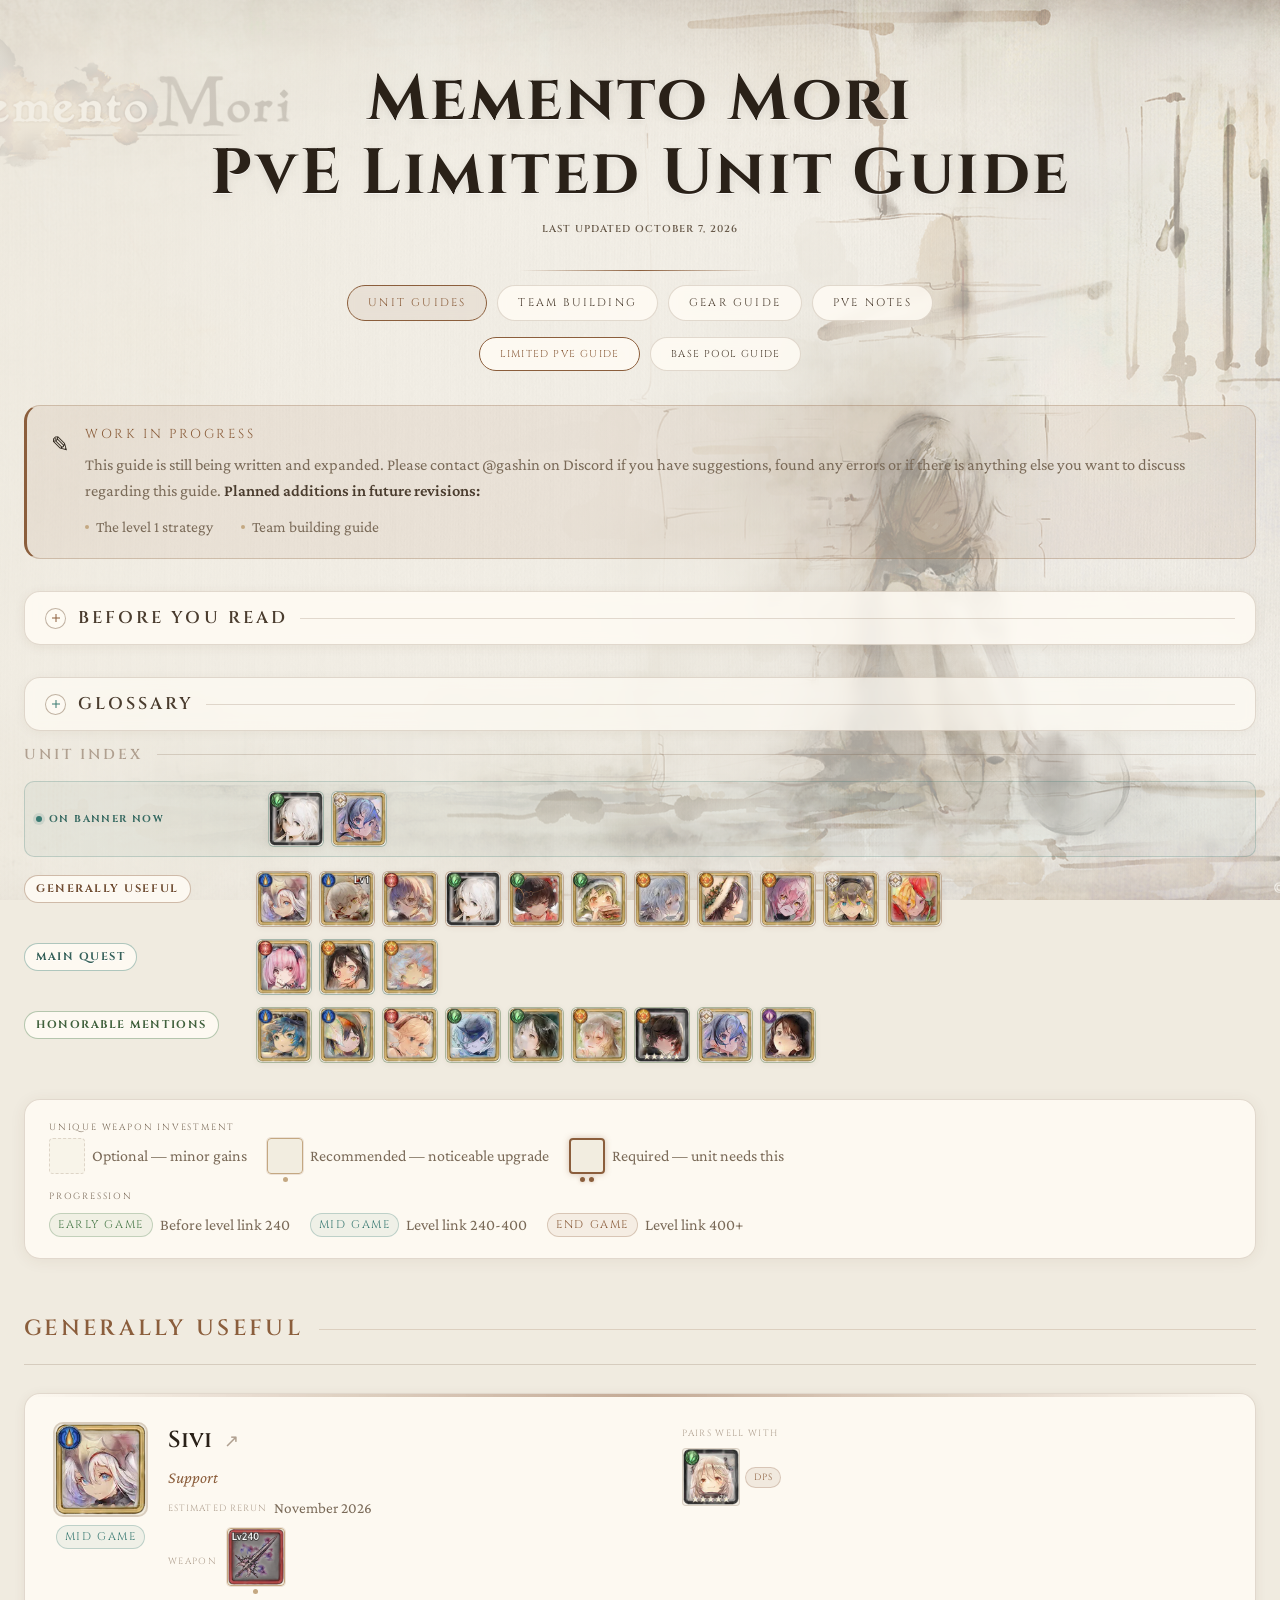
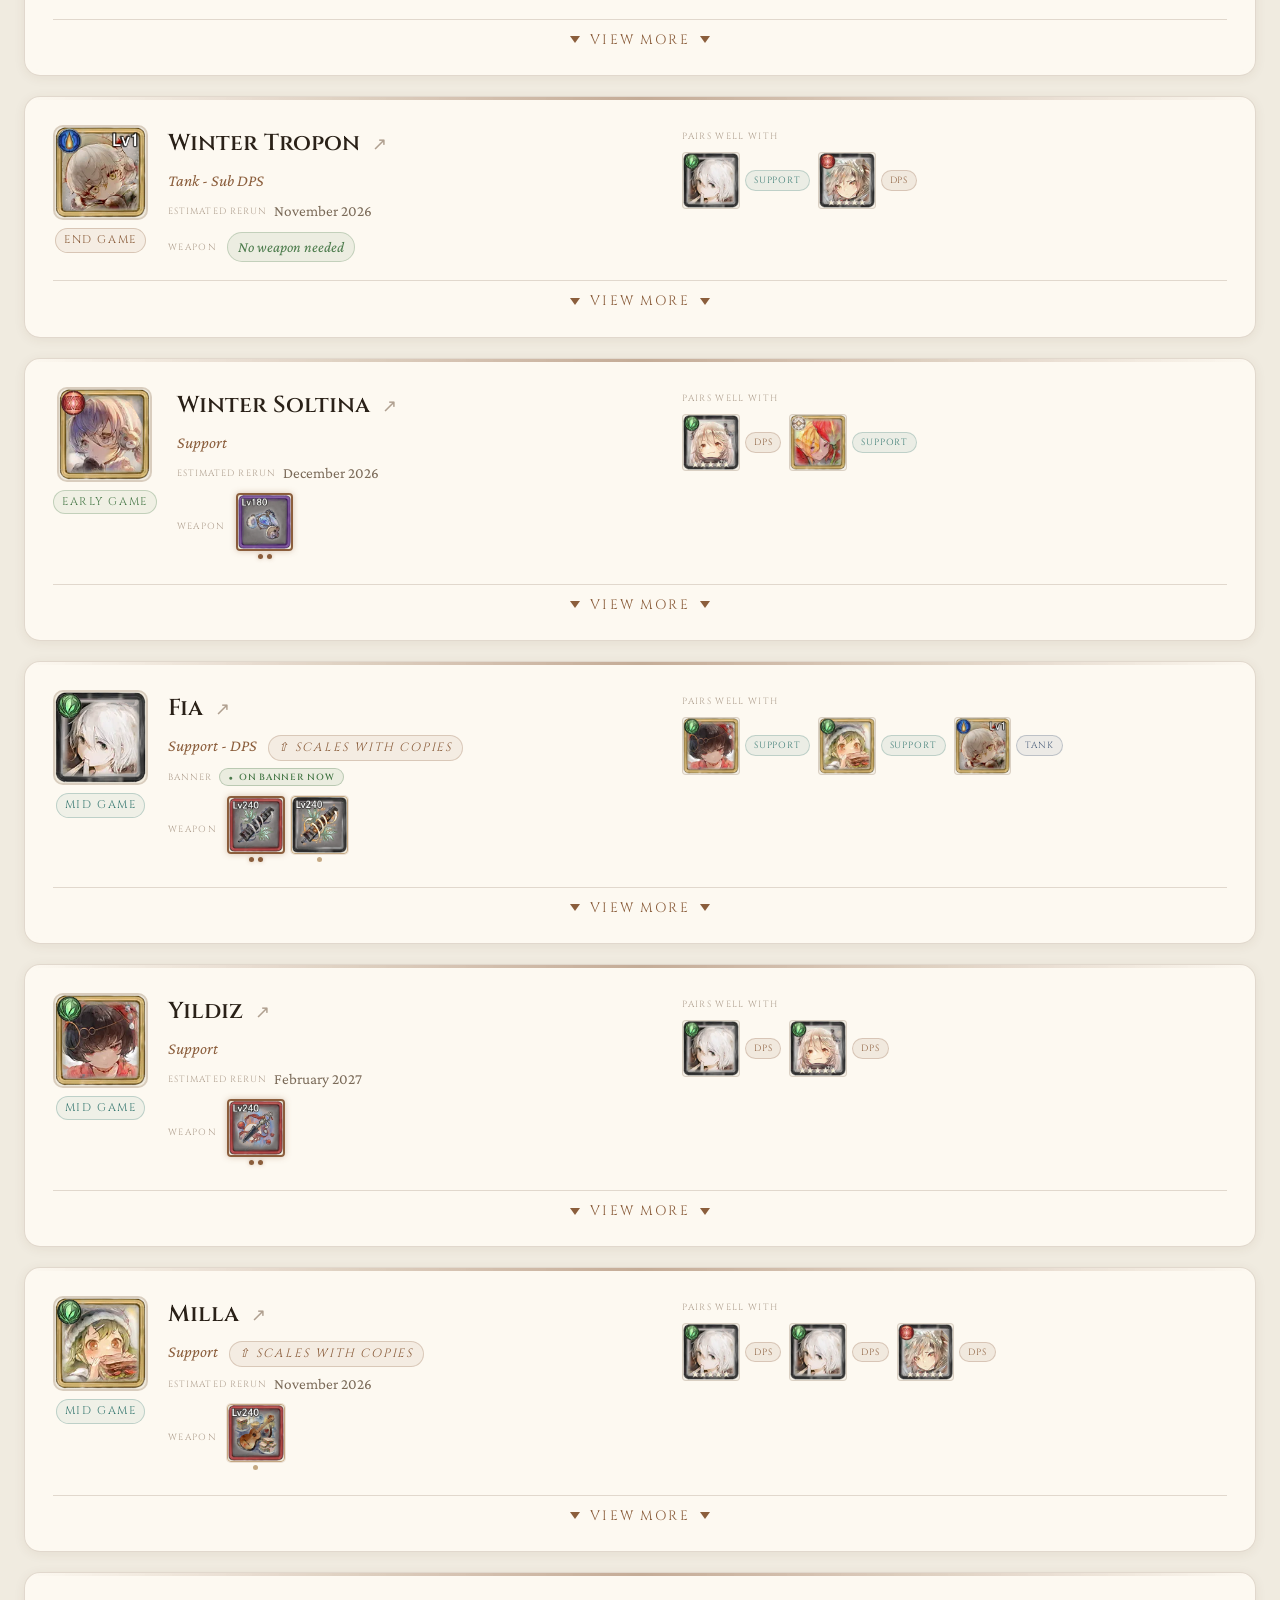
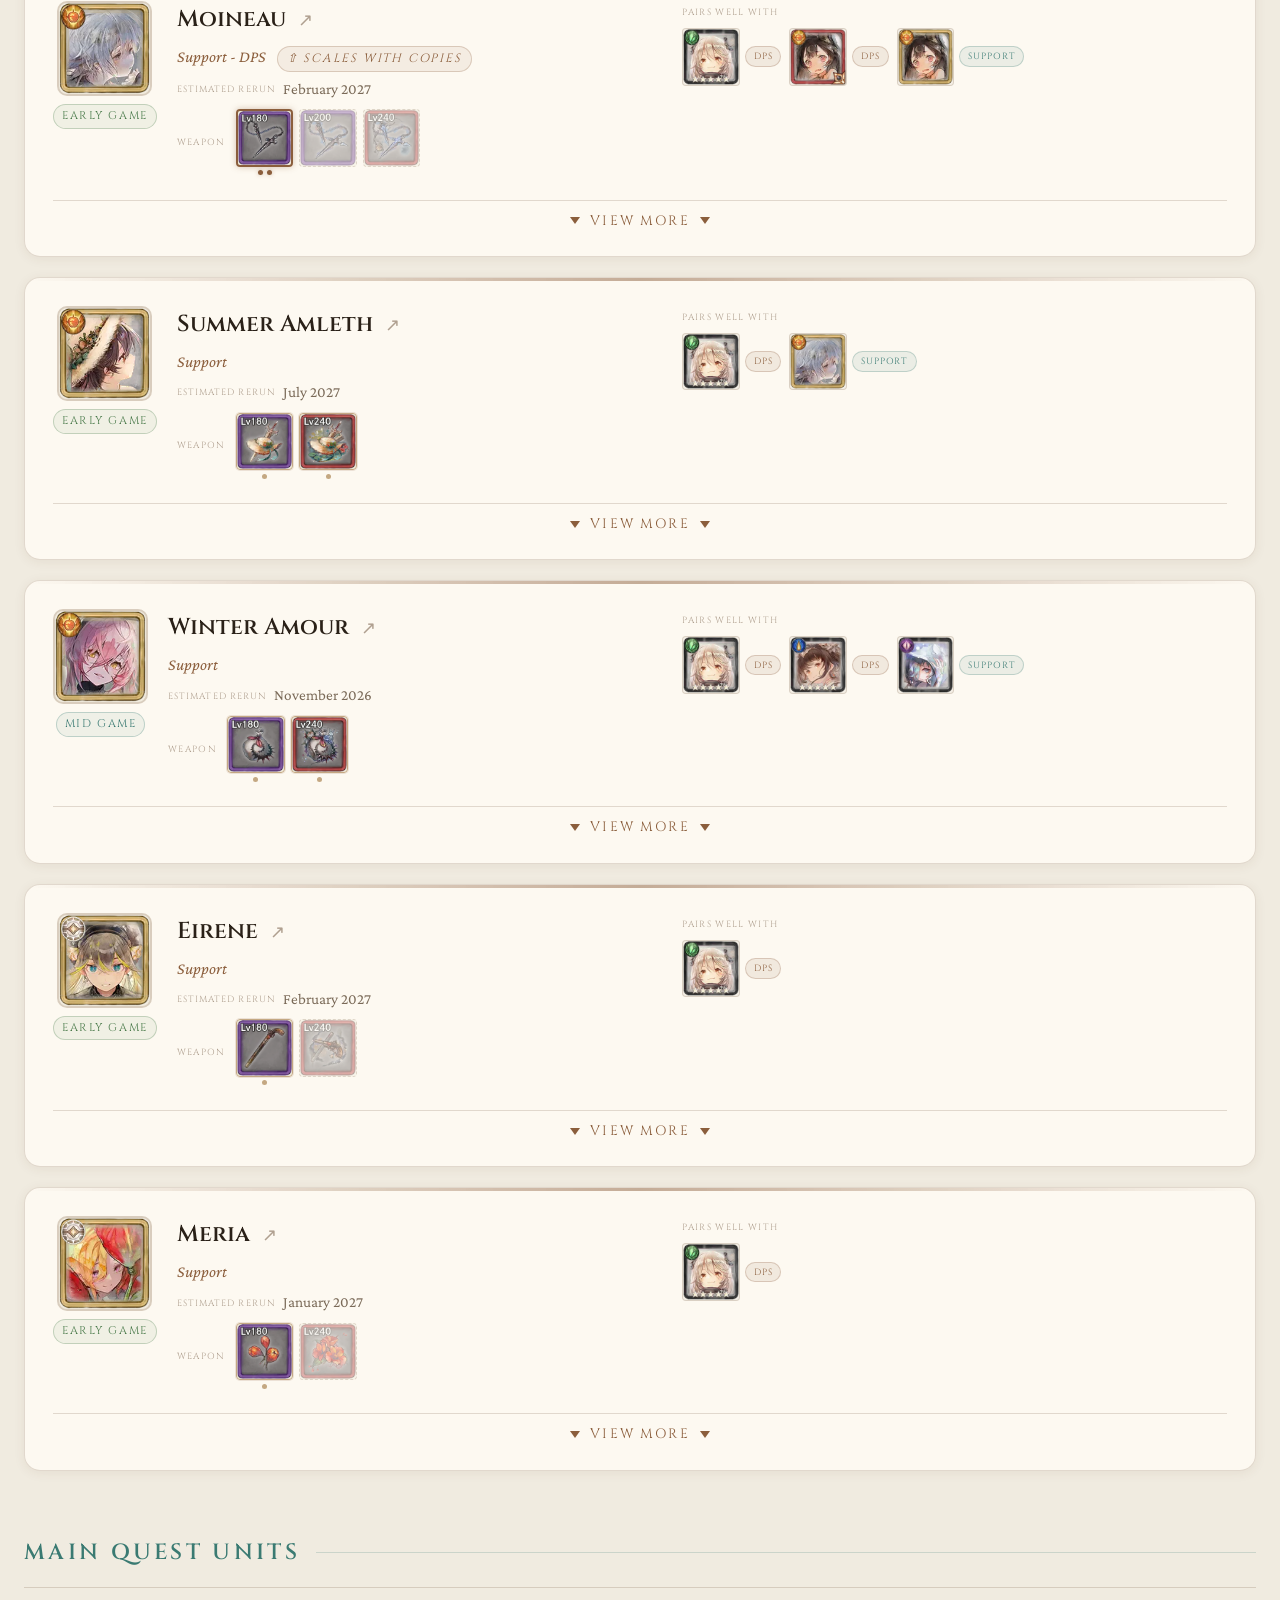
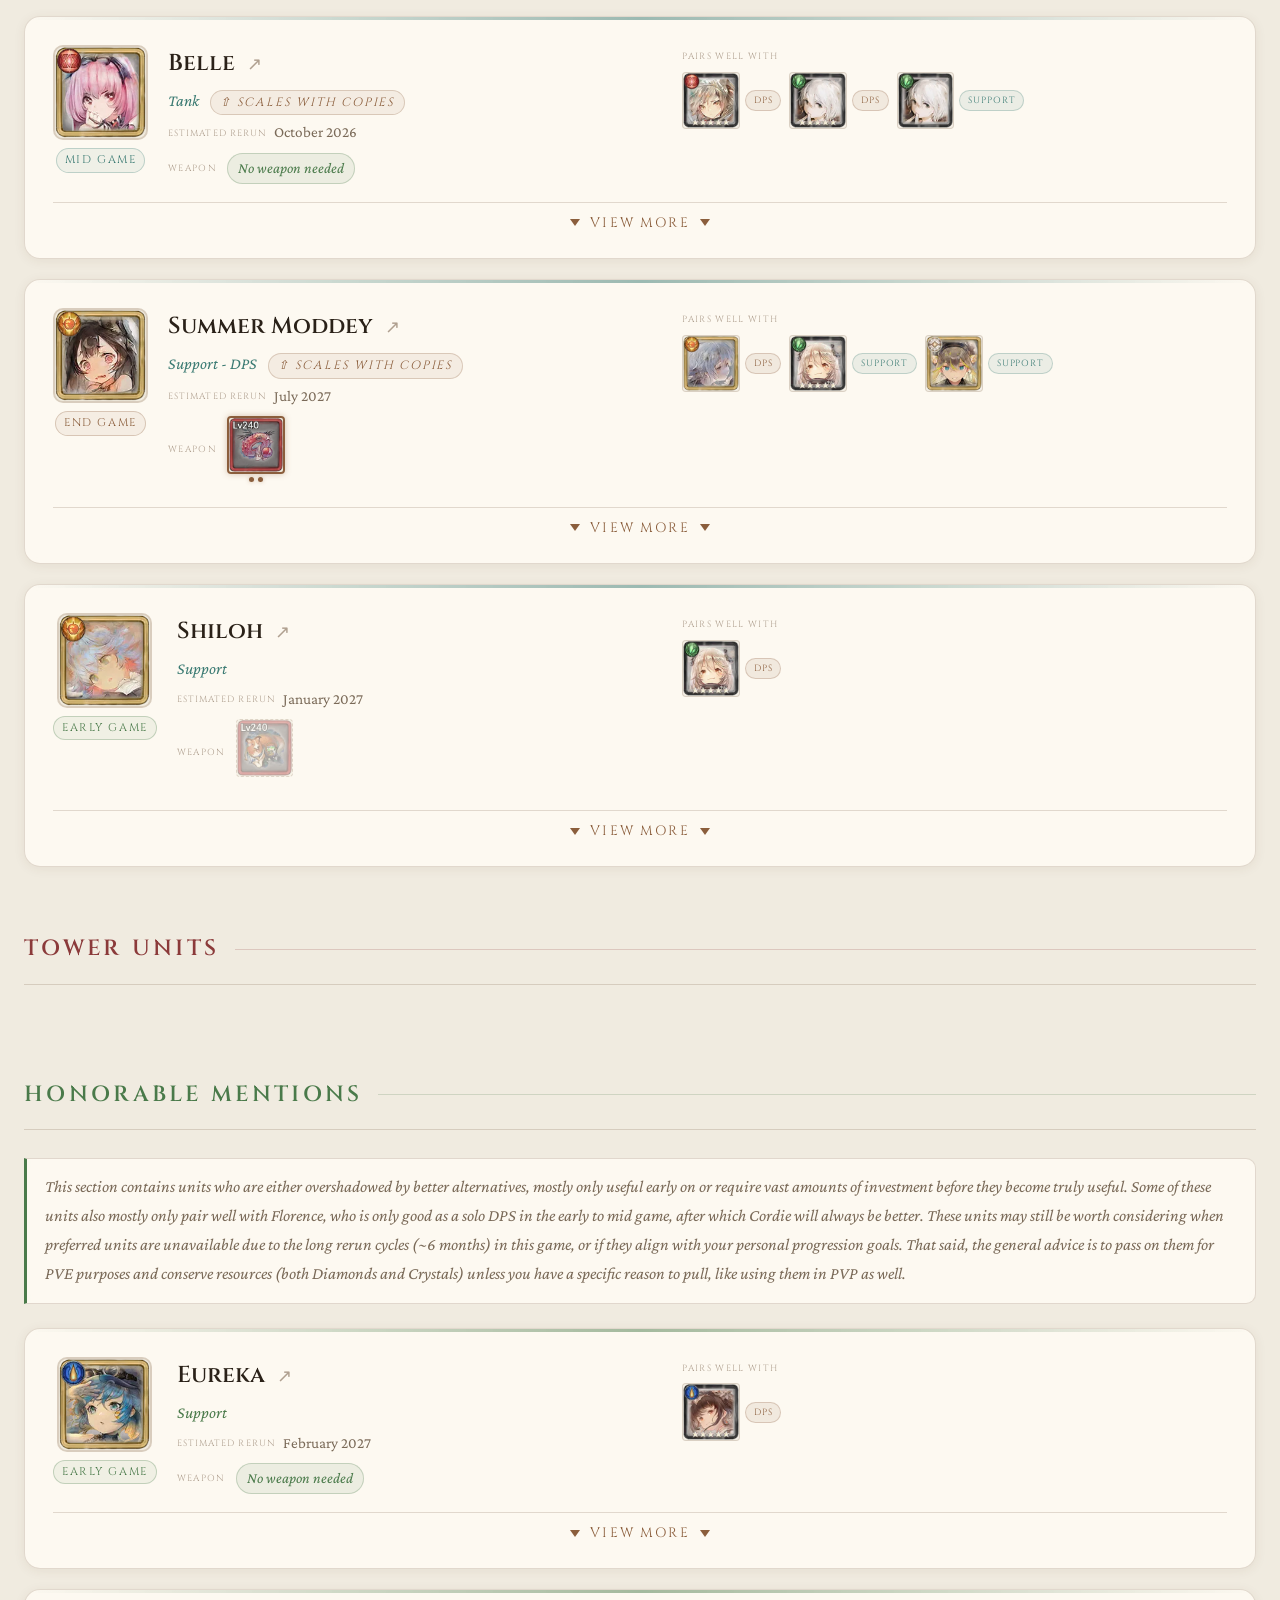
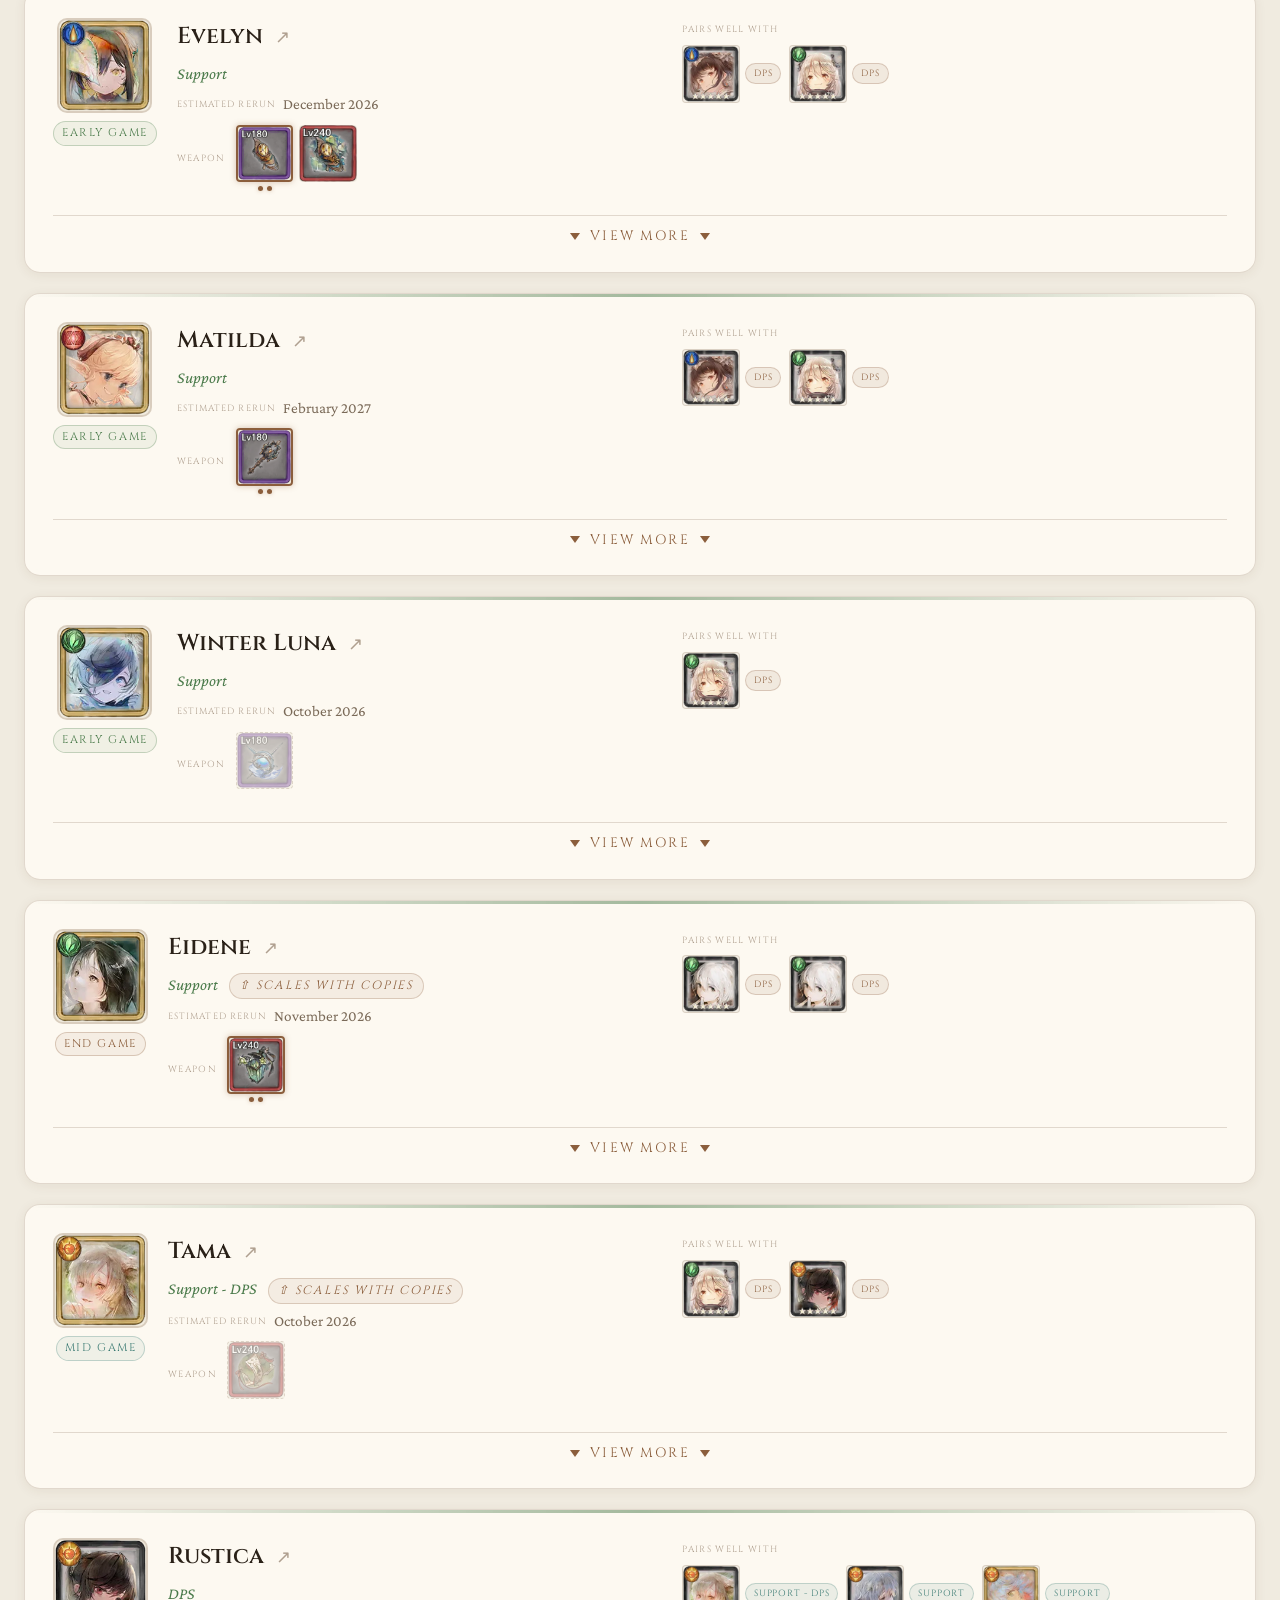
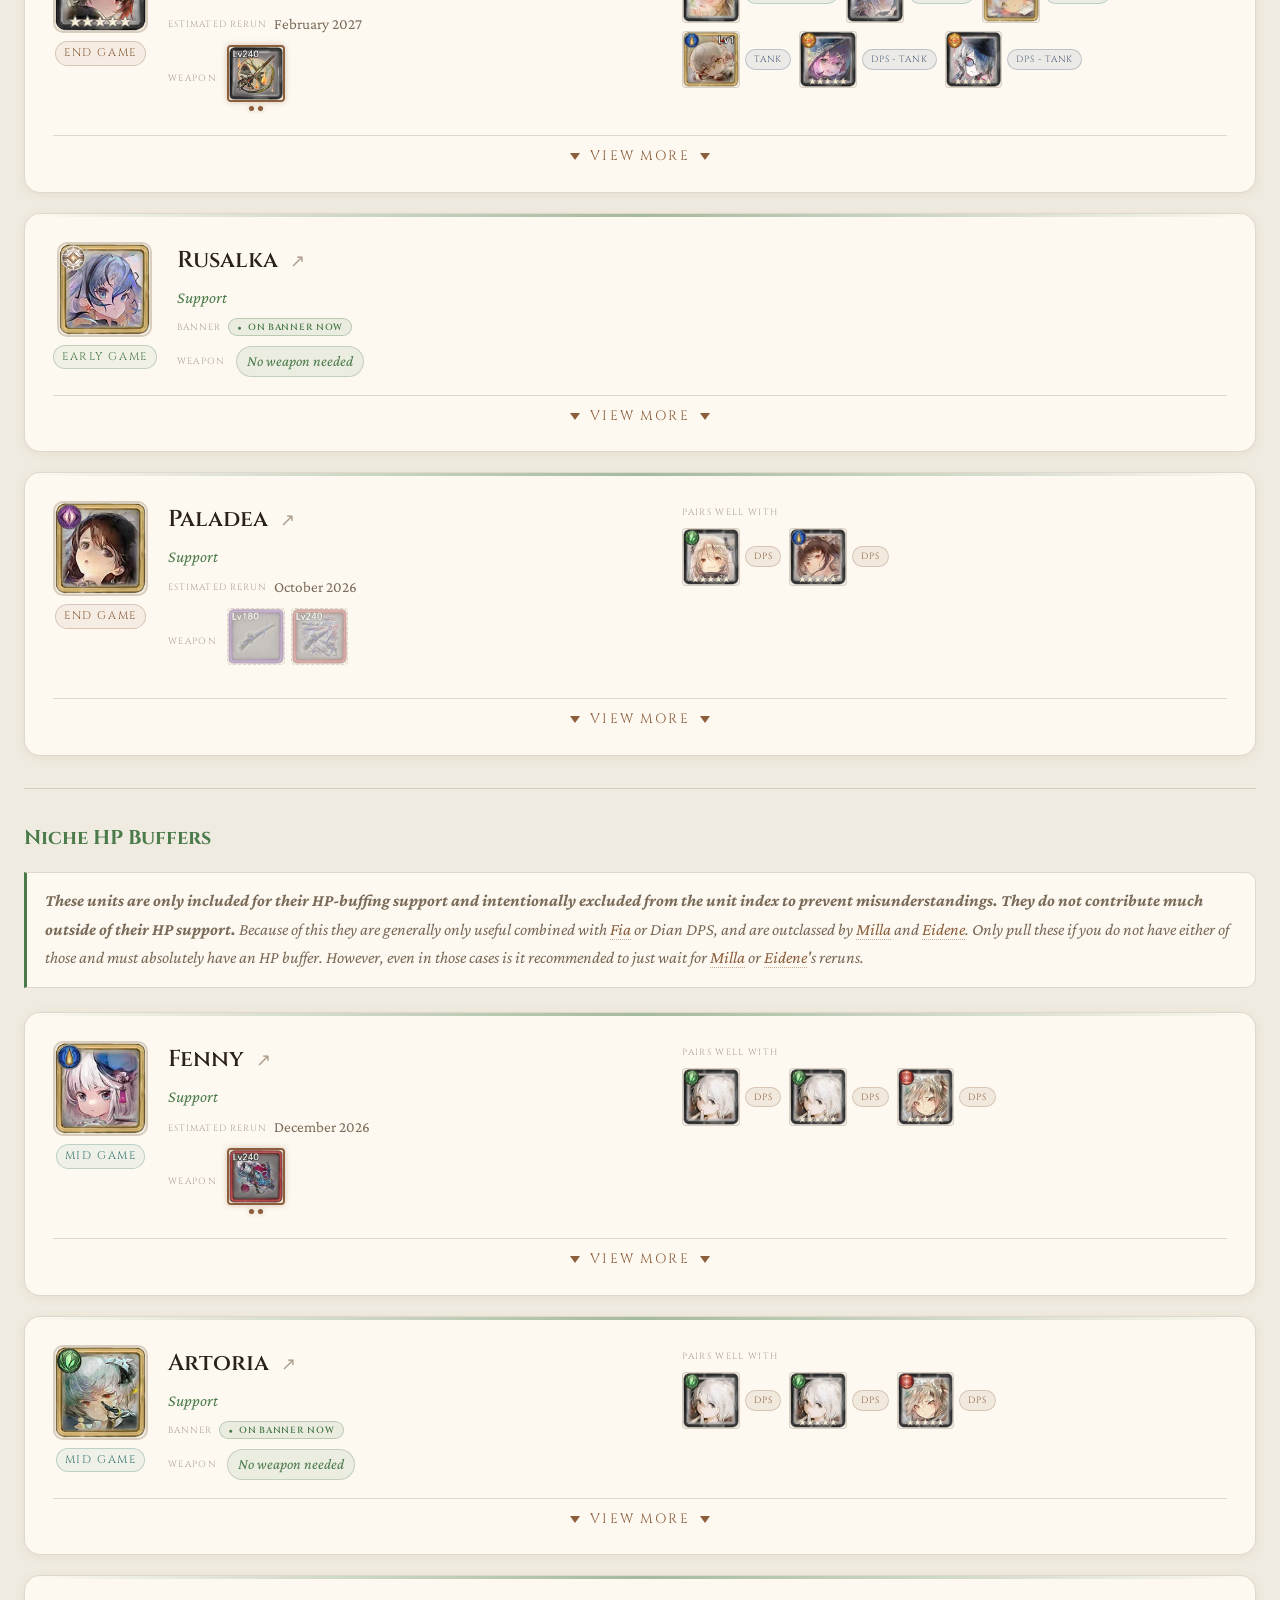
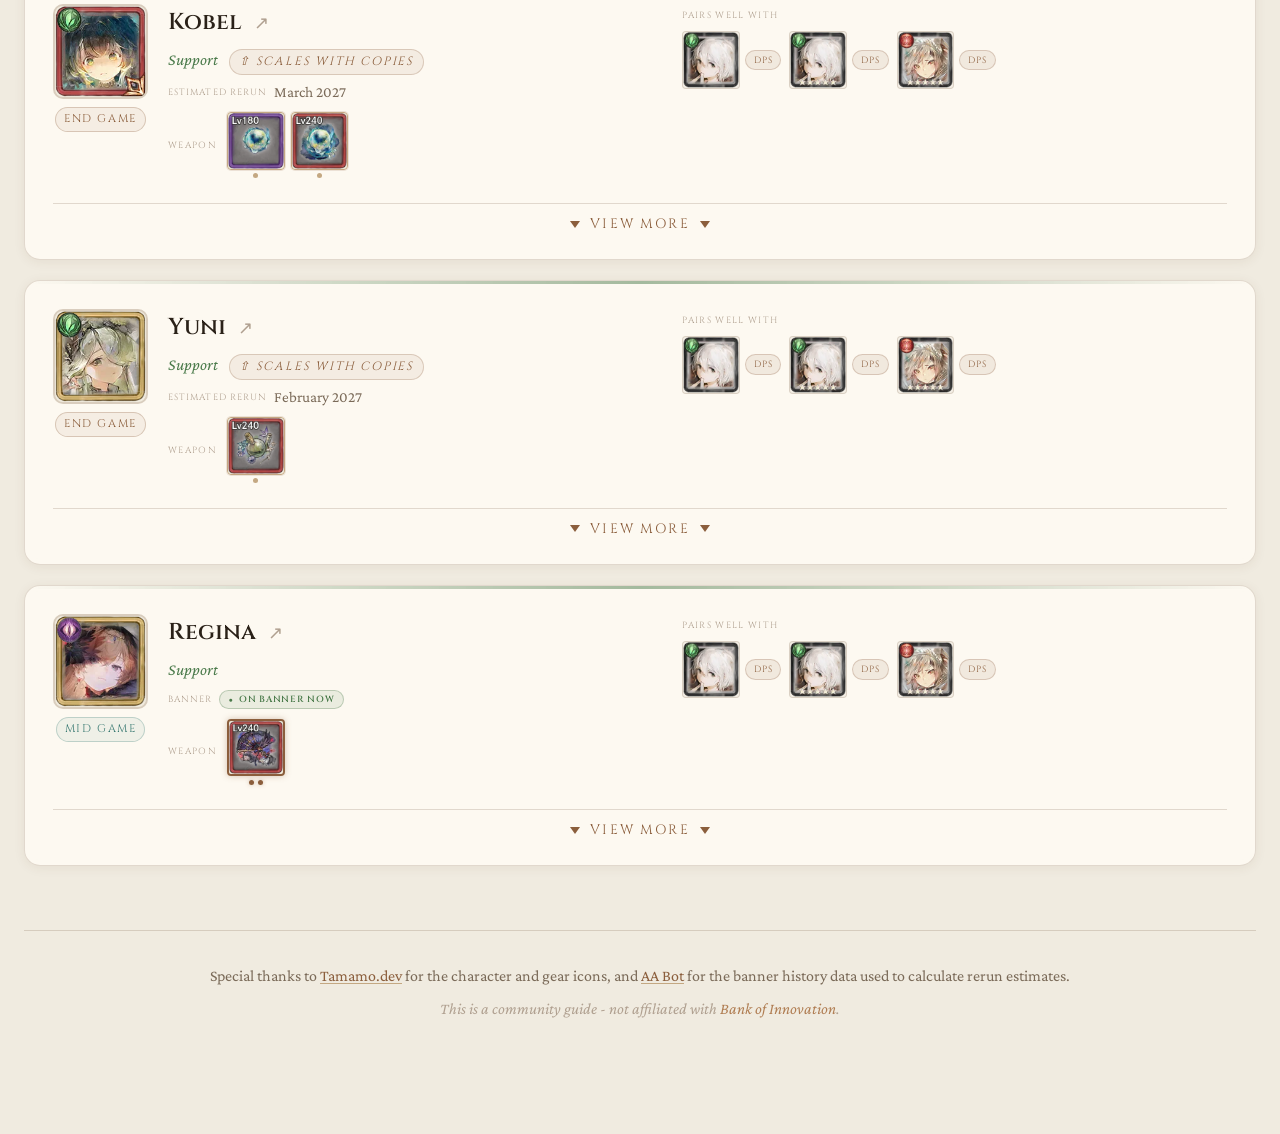
<file: index.html>
<!DOCTYPE html>
<html lang="en">
<head>
    <meta charset="UTF-8" />
    <meta name="viewport" content="width=device-width, initial-scale=1.0" />
    <title>MementoMori — PvE Limited Unit Guide</title>
    <link rel="canonical" href="https://gashinrs.github.io/memento-mori-pve-unit-guide/" />
    <meta property="og:type" content="website" />
    <meta property="og:url" content="https://gashinrs.github.io/memento-mori-pve-unit-guide/" />
    <meta property="og:title" content="MementoMori PvE Guide" />
    <meta property="og:image" content="https://gashinrs.github.io/memento-mori-pve-unit-guide/embed/embed.png" />
    <meta property="og:image:secure_url" content="https://gashinrs.github.io/memento-mori-pve-unit-guide/embed/embed.png" />
    <meta property="og:image:type" content="image/png" />
    <meta property="og:image:width" content="1307" />
    <meta property="og:image:height" content="729" />
    <meta property="og:image:alt" content="MementoMori PvE Unit Guide preview" />
    <meta name="twitter:card" content="summary_large_image" />
    <meta name="twitter:title" content="MementoMori PvE Guide" />
    <meta name="twitter:image" content="https://gashinrs.github.io/memento-mori-pve-unit-guide/embed/embed.png" />
    <meta name="twitter:image:alt" content="MementoMori PvE Unit Guide preview" />
    <link rel="preconnect" href="https://fonts.googleapis.com" />
    <link rel="preconnect" href="https://fonts.gstatic.com" crossorigin />
    <link href="https://fonts.googleapis.com/css2?family=Cinzel:wght@400;600;700&family=Crimson+Pro:ital,wght@0,300;0,400;0,600;1,300;1,400&display=swap" rel="stylesheet" />
    <script src="data/generated-content.js?v=20260828-video-clears"></script>
    <script src="scripts/shared-ui.js?v=20260930-navigation"></script>
    <link rel="stylesheet" href="style.css?v=20260828-video-clears">
</head>
<body id="top">
<a class="back-to-top" href="#top" aria-label="Back to top">↑</a>
<div class="page-wrap">

    <header id="site-header"></header>

    <nav class="nav page-nav">
        <a href="index.html" aria-current="page">Limited PvE Guide</a>
        <a href="base-pool.html">Base Pool Guide</a>
        <a href="gear.html">Gear Guide</a>
        <a href="concepts.html">PvE Notes</a>
    </nav>

    <!-- ── WIP Banner ── -->
    <div id="wip-banner"></div>

    <!-- ── Guide Assumptions ── -->
    <div id="assumptions-block"></div>

    <div id="glossary-block"></div>

    <div id="unit-overview"></div>

    <div data-guide-legend></div>

    <div id="mount"></div>

    <footer id="site-footer"></footer>

</div>

<script>
    /* ── Helpers ── */
    function textHtml(text) {
        return String(text || '').replace(/\n/g, '<br>');
    }

    function imgFB(src, alt, fb) {
        return '<img src="' + src + '" alt="' + alt + '" data-fallback-image>' + fb;
    }

    document.addEventListener('error', function(event) {
        var image = event.target;
        if (!image.matches || !image.matches('img[data-fallback-image]')) return;
        image.style.display = 'none';
        if (image.nextElementSibling) image.nextElementSibling.style.display = 'flex';
    }, true);

    function unitIcon(id, size) {
        size = size || '4.75rem';
        return '<div class="unit-icon" style="width:' + size + ';height:' + size + '">' +
            imgFB('icons/units/' + id + '.png', id,
                '<div class="placeholder-label" style="display:none">Unit<br>Icon</div>') +
            '</div>';
    }

    function unitAnchor(unit) {
        return 'unit-' + unit.id;
    }

    function glossaryAnchor(term) {
        return 'glossary-' + String(term || '').toLowerCase().replace(/[^a-z0-9]+/g, '-').replace(/^-|-$/g, '');
    }

    function escapeRegExp(text) {
        return String(text).replace(/[.*+?^${}()|[\]\\]/g, '\\$&');
    }

    function linkPlainTextSegments(html, pattern, replacer) {
        return html.split(/(<[^>]+>)/g).map(function(part) {
            if (part.charAt(0) === '<') return part;
            return part.replace(pattern, replacer);
        }).join('');
    }

    function linkGlossaryTerms(html) {
        var glossary = SITE_CONTENT.glossary;
        if (!glossary || !glossary.terms) return html;
        var terms = [];
        glossary.terms.forEach(function(entry) {
            [entry.term].concat(entry.aliases || []).forEach(function(label) {
                terms.push({ label: label, anchor: glossaryAnchor(entry.term) });
            });
        });
        terms.sort(function(a, b) { return b.label.length - a.label.length; });
        var pattern = new RegExp('\\b(' + terms.map(function(term) {
            return escapeRegExp(term.label);
        }).join('|') + ')\\b', 'gi');
        var anchorByLabel = {};
        terms.forEach(function(term) { anchorByLabel[term.label.toLowerCase()] = term.anchor; });
        return linkPlainTextSegments(html, pattern, function(match) {
            return '<a class="glossary-link" href="#' + anchorByLabel[match.toLowerCase()] + '">' + match + '</a>';
        });
    }

    function listedUnits() {
        return SECTIONS.flatMap(function(sec) {
            return UNITS[sec.key] || [];
        });
    }

    function samePageUnitAnchors(currentUnit) {
        var anchors = {};
        listedUnits().forEach(function(unit) {
            if (currentUnit && unit.id === currentUnit.id) return;
            anchors[unit.id] = unitAnchor(unit);
            (unit.aliases || []).forEach(function(alias) {
                anchors[alias.id] = unitAnchor(unit);
            });
            if (!anchors[unit.name]) anchors[unit.name] = unitAnchor(unit);
        });
        return anchors;
    }

    function linkUnitMentions(html, currentUnit) {
        var units = listedUnits().filter(function(unit) {
            return unit.id !== currentUnit.id && unit.name !== currentUnit.name;
        });
        var byName = {};
        units.forEach(function(unit) {
            if (!byName[unit.name]) byName[unit.name] = unitAnchor(unit);
        });
        var names = Object.keys(byName).sort(function(a, b) { return b.length - a.length; });
        if (!names.length) return html;
        var pattern = new RegExp('(^|[^A-Za-z0-9])(' + names.map(escapeRegExp).join('|') + ')(?=$|[^A-Za-z0-9])', 'g');
        return linkPlainTextSegments(html, pattern, function(match, prefix, name) {
            return prefix + '<a class="unit-mention-link" href="#' + byName[name] + '">' + name + '</a>';
        });
    }

    function linkGuideTerms(html, currentUnit) {
        return linkGlossaryTerms(linkUnitMentions(html, currentUnit));
    }

    /* ── Weapons ── */
    function renderWeapons(weapons) {
        if (!weapons || weapons.length === 0) {
            return '<span class="no-weapon-badge">No weapon needed</span>';
        }
        var icons = weapons.map(function(w) {
            var tierLabel = { optional: 'Optional', recommended: 'Recommended', required: 'Required' }[w.tier] || w.tier;
            var tipText = tierLabel + (w.description ? ' — click for details' : '');
            var markerDots = { optional: 0, recommended: 1, required: 2 }[w.tier] || 0;
            var marker = '<div class="weapon-marker ' + w.tier + '" aria-hidden="true">' +
                Array(markerDots + 1).join('<span></span>') +
                '</div>';
            return '<button type="button" class="weapon-wrap" onclick="selectWeapon(this)"' +
                ' data-description="' + encodeURIComponent(w.description || '') + '" aria-expanded="false"' +
                ' aria-label="' + w.level + ' ' + tierLabel + (w.description ? ', click for details' : '') + '">' +
                '<div class="weapon-icon ' + w.tier + '">' +
                imgFB('icons/weapons/' + w.level + '.png', w.level, '') +
                '</div>' +
                marker +
                '<div class="weapon-tooltip">' + tipText + '</div>' +
                '</button>';
        }).join('');
        return icons + '<div class="weapon-detail-panel" aria-live="polite">' +
            '<div class="weapon-detail-content"></div>' +
            '</div>';
    }

    function selectWeapon(button) {
        var row = button.closest('.weapons-row');
        var panel = row.querySelector('.weapon-detail-panel');
        var content = panel.querySelector('.weapon-detail-content');
        var wasActive = button.classList.contains('active');
        row.querySelectorAll('.weapon-wrap.active').forEach(function(activeButton) {
            activeButton.classList.remove('active');
            activeButton.setAttribute('aria-expanded', 'false');
        });

        if (wasActive || !button.dataset.description) {
            panel.classList.remove('visible');
            content.textContent = '';
            return;
        }

        button.classList.add('active');
        button.setAttribute('aria-expanded', 'true');
        content.textContent = decodeURIComponent(button.dataset.description);
        panel.classList.add('visible');
    }

    function renderRerun(rerun) {
        if (!rerun) return '';
        if (rerun.active) {
            return '<div class="rerun-row">' +
                '<span class="rerun-label">Banner</span>' +
                '<span class="rerun-active"><span aria-hidden="true">&#9679;</span> On banner now</span>' +
                '</div>';
        }
        var estimate = rerun.estimate || 'Unavailable';
        var context = rerun.lastRun ? ' title="Based on the latest AA banner: ' + rerun.lastRun + '"' : '';
        return '<div class="rerun-row"' + context + '>' +
            '<span class="rerun-label">Estimated rerun</span>' +
            '<span class="rerun-estimate">' + estimate + '</span>' +
            '</div>';
    }

    function renderStageBadge(stage) {
        if (!stage) return '';
        var labels = { early: 'Early Game', mid: 'Mid Game', end: 'End Game' };
        return '<div class="stage-badges">' +
            '<span class="stage-badge ' + stage + '">' + (labels[stage] || stage) + '</span>' +
            '</div>';
    }

    function renderUnitName(unit) {
        var wikiLink = unit.wiki ?
            '<a class="unit-wiki-link" href="' + unit.wiki + '" target="_blank" rel="noopener noreferrer"' +
            ' aria-label="View ' + unit.name + '\'s full kit on the MementoMori Wiki"' +
            ' title="View full kit on Fandom">&#8599;</a>' : '';
        return '<div class="unit-name-row"><div class="unit-name">' + unit.name + '</div>' + wikiLink + '</div>';
    }

    /* ── Pairs ── */
    function renderPairs(pairs, currentUnit) {
        if (!pairs || !pairs.length) return '';
        var anchors = samePageUnitAnchors(currentUnit);
        var chips = pairs.map(function(p) {
            var pairIcon = '<div class="pair-unit-icon">' +
                imgFB('icons/units/' + p.id + '.png', p.name,
                    '<div class="pair-unit-placeholder" style="display:flex">?</div>') +
                '</div>';
            var target = anchors[p.id] || anchors[p.name];
            if (target) {
                pairIcon = '<a class="pair-unit-link" href="#' + target + '" aria-label="Go to ' + p.name + '">' +
                    pairIcon +
                    '</a>';
            }
            return '<div class="pair-group">' +
                '<div class="tip-icon">' +
                pairIcon +
                '<div class="tip">' + p.name + '</div>' +
                '</div>' +
                '<span class="pair-badge ' + p.badge + '">' + p.badge + '</span>' +
                '</div>';
        }).join('');
        return '<div class="pairs-section"><div class="row-label">Pairs Well With</div>' +
            '<div class="pairs-row">' + chips + '</div></div>';
    }

    /* ── Teams ── */
    // Each slot is now an object: { id, name }
    function renderTeams(teams) {
        if (!teams || !teams.length) return '';
        var anchors = samePageUnitAnchors();
        var rows = teams.map(function(team) {
            var slots = team.slots.map(function(slot) {
                var icon = '<div class="team-slot">' +
                    imgFB('icons/units/' + slot.id + '.png', slot.name,
                        '<div class="slot-placeholder" style="display:none"></div>') +
                    '</div>';
                var target = anchors[slot.id] || anchors[slot.name];
                if (target) {
                    icon = '<a class="team-slot-link" href="#' + target + '" aria-label="Go to ' + slot.name + '">' +
                        icon +
                        '</a>';
                }
                return '<div class="tip-icon">' +
                    icon +
                    '<div class="tip">' + slot.name + '</div>' +
                    '</div>';
            }).join('');
            var label = team.label
                ? '<span class="team-label">' + team.label + '</span>'
                : '';
            var video = GuideUI.videoLinkHtml(team.video, team.label || 'this team clear', 'team-video-link');
            var meta = label || video ? '<div class="team-meta">' + label + video + '</div>' : '';
            return '<div class="team-row">' + slots + meta + '</div>';
        }).join('');
        return '<div class="teams-section">' +
            '<div class="row-label">Team Examples</div>' + rows +
            '</div>';
    }

    function renderSpeed(speed, note) {
        if (!speed) return '';
        var labels = {
            'before-dps': 'Before main DPS',
            'before-enemies': 'Before enemies',
            'before-target': 'Before target',
            'first': 'Act first',
            'prefer-slow': 'Prefer slow',
            'none': 'No tuning',
            'usually-none': 'Usually no tuning',
            'role-dependent': 'Role-dependent',
            'team-dependent': 'Team-dependent',
            'situational': 'Situational',
            'dps-among-slowest': 'DPS among slowest'
        };
        return '<div class="speed-section">' +
            '<span class="row-label">Speed</span>' +
            '<span class="speed-badge">' + (labels[speed] || speed) + '</span>' +
            (note ? '<span class="speed-note">' + note + '</span>' : '') +
            '</div>';
    }

    /* ── Card ── */
    function renderCard(unit) {
        return '<div class="unit-card" id="' + unitAnchor(unit) + '">' +
            '<div class="unit-scan">' +
            '<div class="unit-top">' +
            '<div class="unit-portrait">' +
            unitIcon(unit.id) +
            renderStageBadge(unit.stage) +
            '</div>' +
            '<div class="unit-meta">' +
            renderUnitName(unit) +
            '<div class="unit-role">' + unit.role +
            (unit.scalable ? ' <span class="copies-badge">&#8679; scales with copies</span>' : '') +
            '</div>' +
            renderRerun(unit.rerun) +
            '<div class="weapons-row">' +
            '<span class="weapons-label">Weapon</span>' +
            renderWeapons(unit.weapons) +
            '</div>' +
            '</div>' +
            '</div>' +
            renderPairs(unit.pairs, unit) +
            '</div>' +
            '<div class="card-divider"></div>' +
            '<details class="unit-details">' +
            '<summary><span class="closed-label">View More</span><span class="open-label">View Less</span></summary>' +
            renderTeams(unit.teams) +
            renderSpeed(unit.speed, unit.speedNote) +
            '<div class="unit-desc">' + linkGuideTerms(unit.desc.trim(), unit) + '</div>' +
            '</details>' +
            '</div>';
    }

    /* ── Sections ── */
    var SECTIONS = SITE_CONTENT.sections;

    function isSubsectionUnit(sec, unit) {
        return (sec.subsections || []).some(function(group) {
            return group.units.indexOf(unit.id) !== -1;
        });
    }

    function renderHeader() {
        document.getElementById('site-header').innerHTML =            '<h1>' + textHtml(SITE_CONTENT.header.title) + '</h1>' +
            '<p class="last-updated">Last updated ' + SITE_CONTENT.lastUpdated + '</p>';
    }

    function renderWip() {
        var wip = SITE_CONTENT.wip;
        document.getElementById('wip-banner').innerHTML =
            '<div class="wip-banner">' +
            '<div class="wip-icon">&#9998;</div>' +
            '<div class="wip-body">' +
            '<div class="wip-title">' + wip.title + '</div>' +
            '<div class="wip-text">' + wip.text + '</div>' +
            '<ul class="wip-list">' + wip.items.map(function(item) {
                return '<li>' + item + '</li>';
            }).join('') + '</ul>' +
            '</div>' +
            '</div>';
    }

    function renderAssumptions() {
        var assumptions = SITE_CONTENT.assumptions;
        document.getElementById('assumptions-block').innerHTML =
            '<details class="assumptions-block">' +
            '<summary class="assumptions-header">' +
            '<span class="assumptions-toggle"></span>' +
            '<h2>' + assumptions.title + '</h2>' +
            '<div class="assumptions-line"></div>' +
            '</summary>' +
            '<div class="assumptions-grid">' +
            assumptions.cards.map(function(card) {
                return '<div class="assumption-card">' +
                    '<div class="assumption-title">' + card.icon + ' ' + card.title + '</div>' +
                    '<div class="assumption-text">' + linkGlossaryTerms(card.text) + '</div>' +
                    '</div>';
            }).join('') +
            '</div>' +
            '</details>';
    }

    function renderGlossary() {
        var glossary = SITE_CONTENT.glossary;
        if (!glossary || !glossary.terms || !glossary.terms.length) return;
        document.getElementById('glossary-block').innerHTML =
            '<details class="glossary-block">' +
            '<summary class="glossary-header">' +
            '<span class="glossary-toggle"></span>' +
            '<h2>' + glossary.title + '</h2>' +
            '<div class="glossary-line"></div>' +
            '</summary>' +
            '<dl class="glossary-list">' +
            glossary.terms.map(function(entry) {
                return '<div class="glossary-entry" id="' + glossaryAnchor(entry.term) + '">' +
                    '<dt>' + entry.term + '</dt>' +
                    '<dd>' + entry.definition + '</dd>' +
                    '</div>';
            }).join('') +
            '</dl>' +
            '</details>';
    }

    function renderUnitOverview() {
        var activeUnits = [];
        var activeUnitIds = {};
        SECTIONS.forEach(function(sec) {
            (UNITS[sec.key] || []).forEach(function(unit) {
                if (!isSubsectionUnit(sec, unit) && unit.rerun && unit.rerun.active && !activeUnitIds[unit.id]) {
                    activeUnitIds[unit.id] = true;
                    activeUnits.push(unit);
                }
            });
        });
        var activeBannerStrip = activeUnits.length ?
            '<div class="active-banner-strip" aria-label="Units currently on a banner">' +
            '<div class="active-banner-label"><span aria-hidden="true"></span>On banner now</div>' +
            '<div class="overview-icons">' +
            activeUnits.map(function(unit) {
                return '<a class="overview-icon active-banner-icon tip-icon" href="#' + unitAnchor(unit) + '" aria-label="' + unit.name + ' — on banner now">' +
                    imgFB('icons/units/' + unit.id + '.png', unit.name,
                        '<div class="overview-placeholder" style="display:none">?</div>') +
                    '<span class="tip">' + unit.name + '</span>' +
                    '</a>';
            }).join('') +
            '</div>' +
            '</div>' : '';

        document.getElementById('unit-overview').innerHTML =
            '<div class="unit-overview">' +
            '<div class="overview-header">' +
            '<h2>Unit Index</h2>' +
            '<div class="overview-line"></div>' +
            '</div>' +
            activeBannerStrip +
            '<div class="overview-groups">' +
            SECTIONS.map(function(sec) {
                var units = UNITS[sec.key] || [];
                if (!units.length) return '';
                return '<div class="overview-group" data-cat="' + sec.key + '">' +
                    '<a class="overview-label" href="#' + sec.id + '">' + (sec.navLabel || sec.label) + '</a>' +
                    '<div class="overview-icons">' +
                    units.filter(function(unit) { return !isSubsectionUnit(sec, unit); }).map(function(unit) {
                        return '<a class="overview-icon tip-icon" href="#' + unitAnchor(unit) + '" aria-label="' + unit.name + '">' +
                            imgFB('icons/units/' + unit.id + '.png', unit.name,
                                '<div class="overview-placeholder" style="display:none">?</div>') +
                            '<span class="tip">' + unit.name + '</span>' +
                            '</a>';
                    }).join('') +
                    '</div>' +
                    '</div>';
            }).join('') +
            '</div>' +
            '</div>';
    }

    function renderFooter() {
        document.getElementById('site-footer').innerHTML =
            '<p class="footer-credits">' + SITE_CONTENT.footer.credits + '</p>' +
            '<p>' + SITE_CONTENT.footer.disclaimer + ' <span>' + SITE_CONTENT.footer.brand + '</span>.</p>';
    }

    function setupBackToTop() {
        var button = document.querySelector('.back-to-top');
        function updateButton() {
            button.classList.toggle('visible', window.scrollY > 500);
        }
        window.addEventListener('scroll', updateButton, { passive: true });
        updateButton();
    }

    document.getElementById('mount').innerHTML = SECTIONS.map(function(sec) {
        var units = UNITS[sec.key] || [];
        var cards = units.filter(function(unit) { return !isSubsectionUnit(sec, unit); }).map(renderCard).join('');
        var subsections = (sec.subsections || []).map(function(group) {
            var groupUnits = group.units.map(function(id) {
                return units.find(function(unit) { return unit.id === id; });
            }).filter(Boolean);
            return '<section class="unit-subsection" id="' + group.id + '">' +
                '<h3>' + group.label + '</h3>' +
                (group.note ? '<div class="section-note">' + linkGuideTerms(group.note, {}) + '</div>' : '') +
                '<div class="unit-grid">' + groupUnits.map(renderCard).join('') + '</div></section>';
        }).join('');
        var note = sec.note
            ? '<div class="section-note">' + sec.note + '</div>'
            : '';
        return '<section class="section-block" id="' + sec.id + '" data-cat="' + sec.key + '">' +
            '<div class="section-header">' +
            '<h2>' + sec.label + '</h2>' +
            '<div class="section-line"></div>' +
            '</div>' +
            (sec.remainingLabel ? '<h3 class="remaining-units-heading">' + sec.remainingLabel + '</h3>' : '') +
            note +
            '<div class="unit-grid">' + cards + '</div>' +
            subsections +
            '</section>';
    }).join('');

    renderHeader();
    renderWip();
    renderAssumptions();
    renderGlossary();
    renderUnitOverview();
    renderFooter();
    setupBackToTop();
</script>
</body>
</html>
</file>
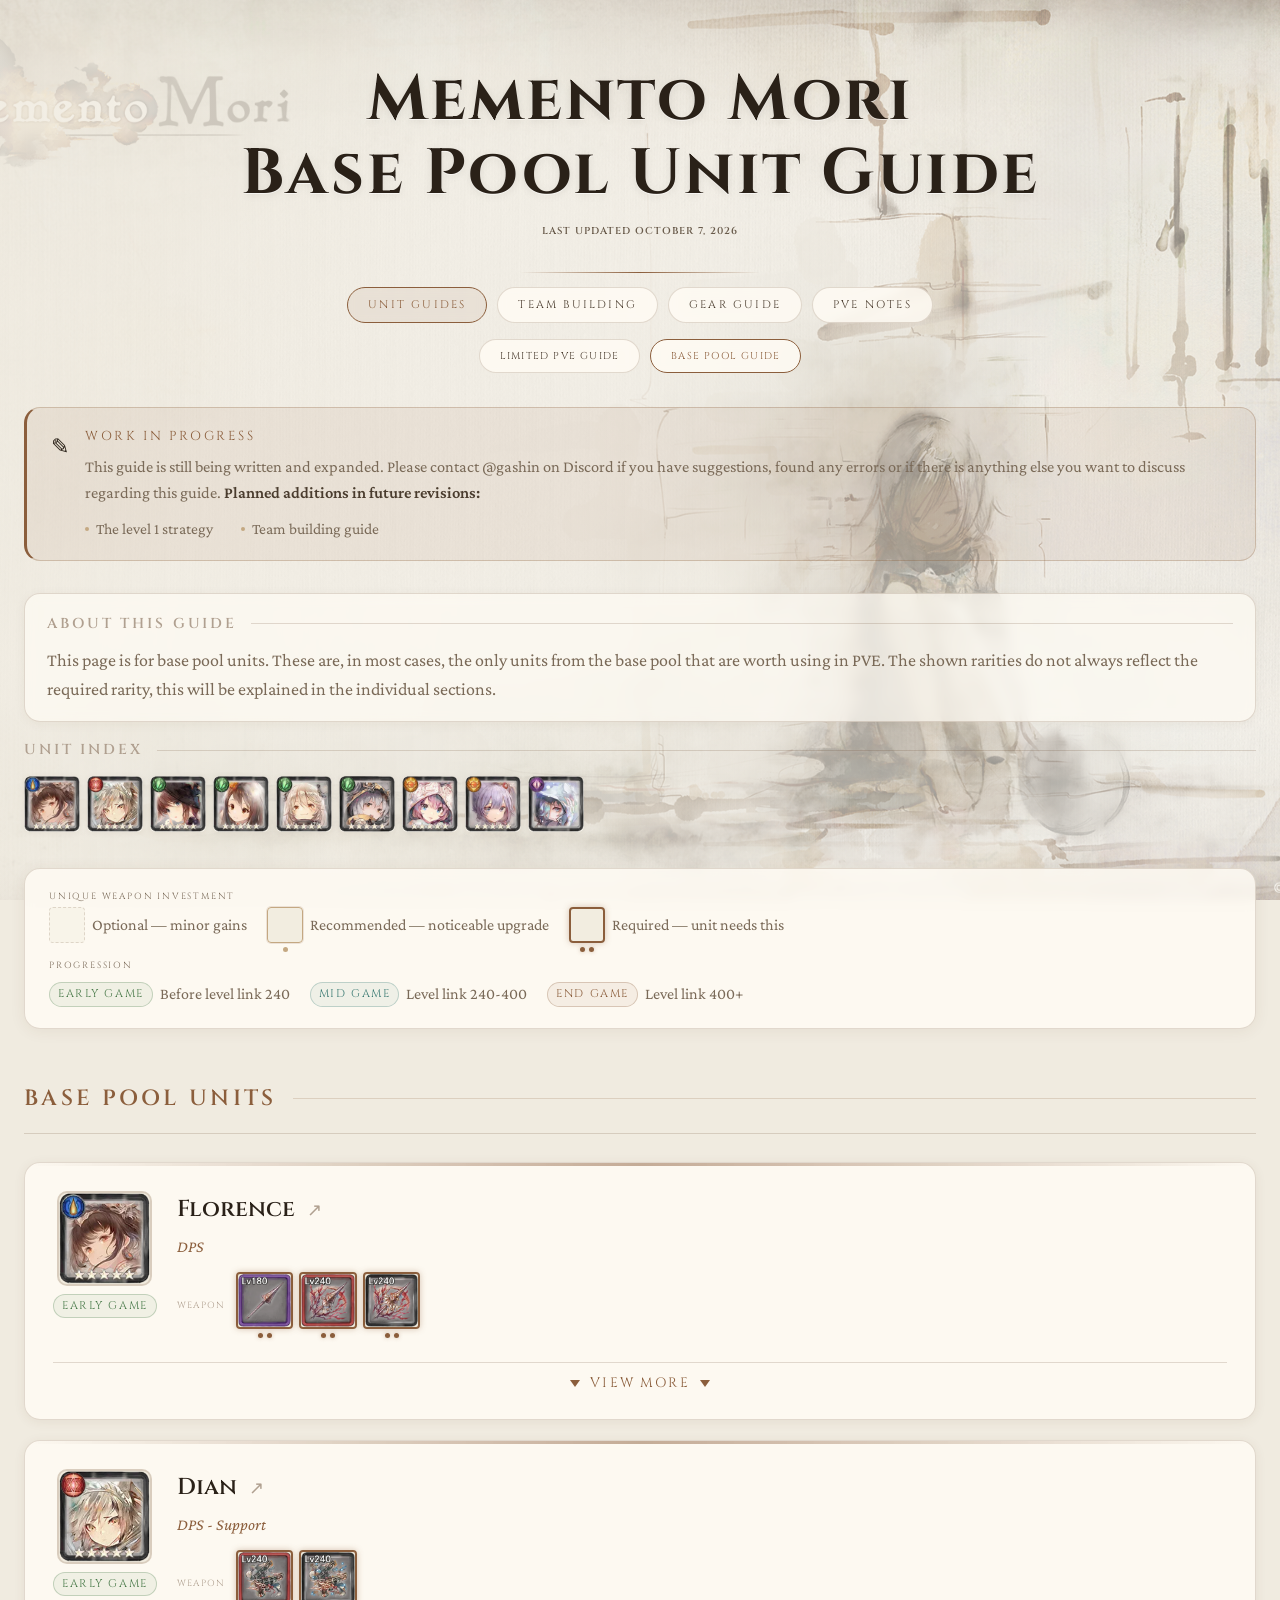
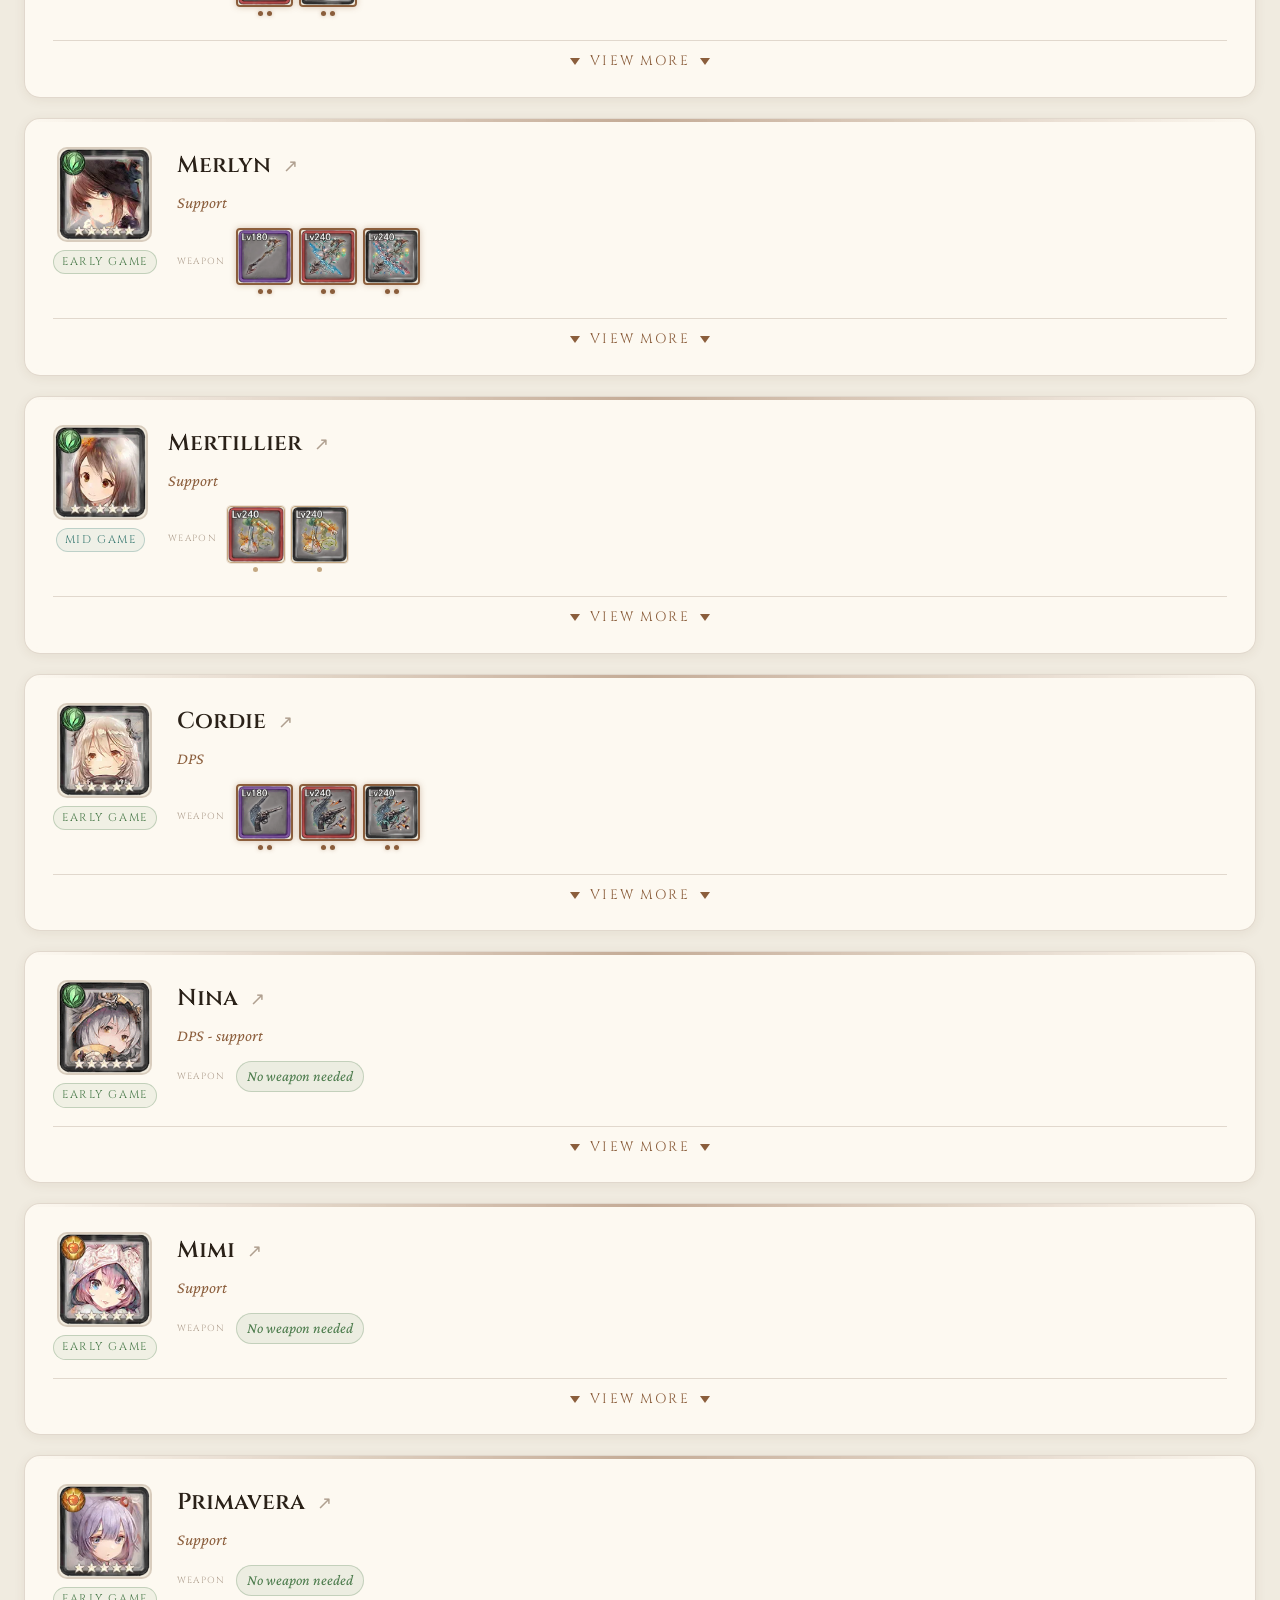
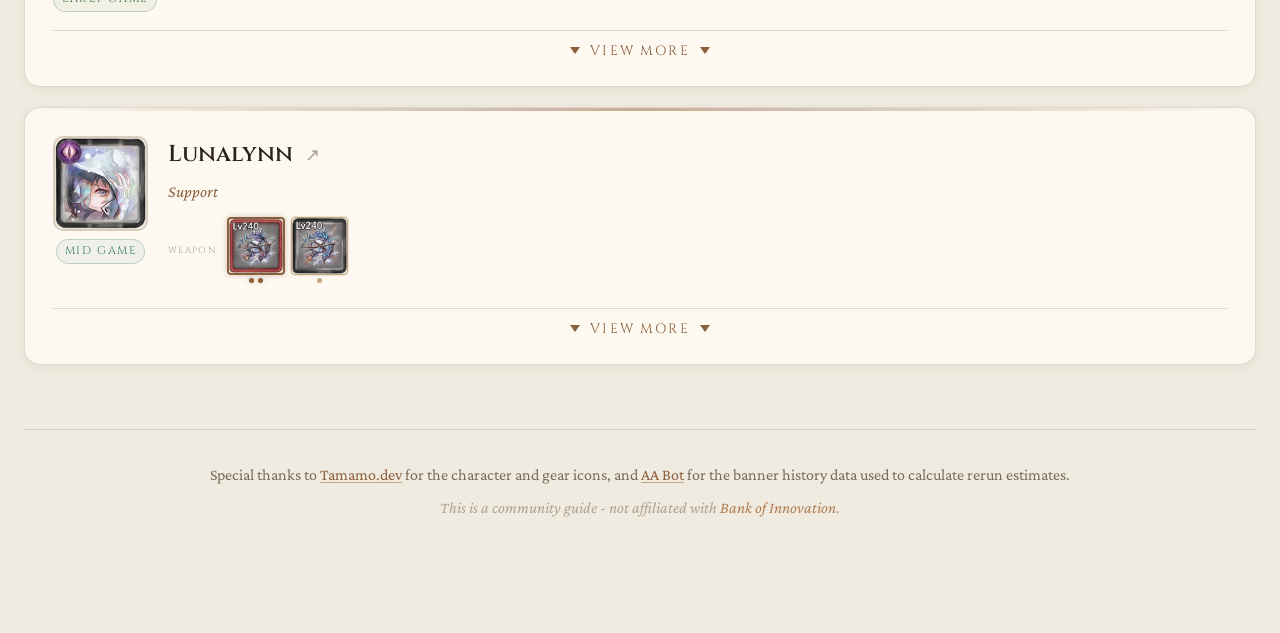
<file: base-pool.html>
<!DOCTYPE html>
<html lang="en">
<head>
    <meta charset="UTF-8" />
    <meta name="viewport" content="width=device-width, initial-scale=1.0" />
    <title>Memento Mori - Base Pool Unit Guide</title>
    <link rel="preconnect" href="https://fonts.googleapis.com" />
    <link rel="preconnect" href="https://fonts.gstatic.com" crossorigin />
    <link href="https://fonts.googleapis.com/css2?family=Cinzel:wght@400;600;700&family=Crimson+Pro:ital,wght@0,300;0,400;0,600;1,300;1,400&display=swap" rel="stylesheet" />
    <script src="data/generated-content.js?v=20260828-video-clears"></script>
    <script src="scripts/shared-ui.js?v=20260930-navigation"></script>
    <link rel="stylesheet" href="style.css?v=20260828-video-clears">
</head>
<body id="top">
<a class="back-to-top" href="#top" aria-label="Back to top">↑</a>
<div class="page-wrap">

    <header id="site-header"></header>

    <nav class="nav page-nav">
        <a href="index.html">Limited PvE Guide</a>
        <a href="base-pool.html" aria-current="page">Base Pool Guide</a>
        <a href="gear.html">Gear Guide</a>
        <a href="concepts.html">PvE Notes</a>
    </nav>

    <div id="wip-banner"></div>

    <div id="base-pool-intro"></div>

    <div id="base-pool-overview"></div>

    <div data-guide-legend></div>

    <div id="mount"></div>

    <footer id="site-footer"></footer>

</div>

<script>
    function textHtml(text) {
        return String(text || '').replace(/\n/g, '<br>');
    }

    function imgFB(src, alt, fb) {
        return '<img src="' + src + '" alt="' + alt + '" data-fallback-image>' + fb;
    }

    document.addEventListener('error', function(event) {
        var image = event.target;
        if (!image.matches || !image.matches('img[data-fallback-image]')) return;
        image.style.display = 'none';
        if (image.nextElementSibling) image.nextElementSibling.style.display = 'flex';
    }, true);

    function unitAnchor(unit) {
        return 'unit-' + unit.id;
    }

    function unitIcon(id, size) {
        size = size || '4.75rem';
        return '<div class="unit-icon" style="width:' + size + ';height:' + size + '">' +
            imgFB('icons/units/' + id + '.png', id,
                '<div class="placeholder-label" style="display:none">Unit<br>Icon</div>') +
            '</div>';
    }

    function renderWeapons(weapons) {
        if (!weapons || weapons.length === 0) {
            return '<span class="no-weapon-badge">No weapon needed</span>';
        }
        var icons = weapons.map(function(w) {
            var tierLabel = { optional: 'Optional', recommended: 'Recommended', required: 'Required' }[w.tier] || w.tier;
            var tipText = tierLabel + (w.description ? ' - click for details' : '');
            var markerDots = { optional: 0, recommended: 1, required: 2 }[w.tier] || 0;
            var marker = '<div class="weapon-marker ' + w.tier + '" aria-hidden="true">' +
                Array(markerDots + 1).join('<span></span>') +
                '</div>';
            return '<button type="button" class="weapon-wrap" onclick="selectWeapon(this)"' +
                ' data-description="' + encodeURIComponent(w.description || '') + '" aria-expanded="false"' +
                ' aria-label="' + w.level + ' ' + tierLabel + (w.description ? ', click for details' : '') + '">' +
                '<div class="weapon-icon ' + w.tier + '">' +
                imgFB('icons/weapons/' + w.level + '.png', w.level, '') +
                '</div>' +
                marker +
                '<div class="weapon-tooltip">' + tipText + '</div>' +
                '</button>';
        }).join('');
        return icons + '<div class="weapon-detail-panel" aria-live="polite">' +
            '<div class="weapon-detail-content"></div>' +
            '</div>';
    }

    function selectWeapon(button) {
        var row = button.closest('.weapons-row');
        var panel = row.querySelector('.weapon-detail-panel');
        var content = panel.querySelector('.weapon-detail-content');
        var wasActive = button.classList.contains('active');
        row.querySelectorAll('.weapon-wrap.active').forEach(function(activeButton) {
            activeButton.classList.remove('active');
            activeButton.setAttribute('aria-expanded', 'false');
        });

        if (wasActive || !button.dataset.description) {
            panel.classList.remove('visible');
            content.textContent = '';
            return;
        }

        button.classList.add('active');
        button.setAttribute('aria-expanded', 'true');
        content.textContent = decodeURIComponent(button.dataset.description);
        panel.classList.add('visible');
    }

    function renderStageBadge(stage) {
        if (!stage) return '';
        var labels = { early: 'Early Game', mid: 'Mid Game', end: 'End Game' };
        return '<div class="stage-badges">' +
            '<span class="stage-badge ' + stage + '">' + (labels[stage] || stage) + '</span>' +
            '</div>';
    }

    function renderUnitName(unit) {
        var wikiLink = unit.wiki ?
            '<a class="unit-wiki-link" href="' + unit.wiki + '" target="_blank" rel="noopener noreferrer"' +
            ' aria-label="View ' + unit.name + '\'s full kit on the MementoMori Wiki"' +
            ' title="View full kit on Fandom">&#8599;</a>' : '';
        return '<div class="unit-name-row"><div class="unit-name">' + unit.name + '</div>' + wikiLink + '</div>';
    }

    function basePoolUnitAnchors() {
        var anchors = {};
        BASE_POOL_UNITS.forEach(function(unit) {
            anchors[unit.id] = unitAnchor(unit);
            anchors[unit.name] = unitAnchor(unit);
            (unit.aliases || []).forEach(function(alias) {
                anchors[alias.id] = unitAnchor(unit);
                anchors[alias.name] = unitAnchor(unit);
            });
        });
        return anchors;
    }

    function renderTeams(teams) {
        if (!teams || !teams.length) return '';
        var anchors = basePoolUnitAnchors();
        var rows = teams.map(function(team) {
            var slots = team.slots.map(function(slot) {
                var icon = '<div class="team-slot">' +
                    imgFB('icons/units/' + slot.id + '.png', slot.name,
                        '<div class="slot-placeholder" style="display:none"></div>') +
                    '</div>';
                var target = anchors[slot.id] || anchors[slot.name];
                if (target) {
                    icon = '<a class="team-slot-link" href="#' + target + '" aria-label="Go to ' + slot.name + '">' +
                        icon +
                        '</a>';
                }
                return '<div class="tip-icon">' +
                    icon +
                    '<div class="tip">' + slot.name + '</div>' +
                    '</div>';
            }).join('');
            var label = team.label
                ? '<span class="team-label">' + team.label + '</span>'
                : '';
            var video = GuideUI.videoLinkHtml(team.video, team.label || 'this team clear', 'team-video-link');
            var meta = label || video ? '<div class="team-meta">' + label + video + '</div>' : '';
            return '<div class="team-row">' + slots + meta + '</div>';
        }).join('');
        return '<div class="teams-section">' +
            '<div class="row-label">Team Examples</div>' + rows +
            '</div>';
    }

    function renderCard(unit) {
        return '<div class="unit-card base-pool-card" id="' + unitAnchor(unit) + '">' +
            '<div class="unit-top">' +
            '<div class="unit-portrait">' +
            unitIcon(unit.id) +
            renderStageBadge(unit.stage) +
            '</div>' +
            '<div class="unit-meta">' +
            renderUnitName(unit) +
            '<div class="unit-role">' + unit.role +
            (unit.scalable ? ' <span class="copies-badge">&#8679; scales with copies</span>' : '') +
            '</div>' +
            '<div class="weapons-row">' +
            '<span class="weapons-label">Weapon</span>' +
            renderWeapons(unit.weapons) +
            '</div>' +
            '</div>' +
            '</div>' +
            '<div class="card-divider"></div>' +
            '<details class="unit-details">' +
            '<summary><span class="closed-label">View More</span><span class="open-label">View Less</span></summary>' +
            renderTeams(unit.teams) +
            '<div class="unit-desc">' + unit.desc.trim() + '</div>' +
            '</details>' +
            '</div>';
    }

    function renderHeader() {
        document.getElementById('site-header').innerHTML =            '<h1>' + textHtml(BASE_POOL_CONTENT.header.title) + '</h1>' +
            '<p class="header-sub">' + BASE_POOL_CONTENT.header.subtitle + '</p>' +
            '<p class="last-updated">Last updated ' + SITE_CONTENT.lastUpdated + '</p>';
    }

    function renderIntro() {
        document.getElementById('base-pool-intro').innerHTML =
            '<section class="base-guide-intro">' +
            '<div class="overview-header">' +
            '<h2>' + BASE_POOL_CONTENT.intro.title + '</h2>' +
            '<div class="overview-line"></div>' +
            '</div>' +
            '<div class="base-guide-intro-text">' + BASE_POOL_CONTENT.intro.text + '</div>' +
            '</section>';
    }

    function renderWip() {
        var wip = SITE_CONTENT.wip;
        document.getElementById('wip-banner').innerHTML =
            '<div class="wip-banner">' +
            '<div class="wip-icon">&#9998;</div>' +
            '<div class="wip-body">' +
            '<div class="wip-title">' + wip.title + '</div>' +
            '<div class="wip-text">' + wip.text + '</div>' +
            '<ul class="wip-list">' + wip.items.map(function(item) {
                return '<li>' + item + '</li>';
            }).join('') + '</ul>' +
            '</div>' +
            '</div>';
    }

    function renderOverview() {
        document.getElementById('base-pool-overview').innerHTML =
            '<div class="unit-overview">' +
            '<div class="overview-header">' +
            '<h2>Unit Index</h2>' +
            '<div class="overview-line"></div>' +
            '</div>' +
            '<div class="overview-icons base-overview-icons">' +
            BASE_POOL_UNITS.map(function(unit) {
                return '<a class="overview-icon tip-icon" href="#' + unitAnchor(unit) + '" aria-label="' + unit.name + '">' +
                    imgFB('icons/units/' + unit.id + '.png', unit.name,
                        '<div class="overview-placeholder" style="display:none">?</div>') +
                    '<span class="tip">' + unit.name + '</span>' +
                    '</a>';
            }).join('') +
            '</div>' +
            '</div>';
    }

    function renderFooter() {
        document.getElementById('site-footer').innerHTML =
            '<p class="footer-credits">' + SITE_CONTENT.footer.credits + '</p>' +
            '<p>' + SITE_CONTENT.footer.disclaimer + ' <span>' + SITE_CONTENT.footer.brand + '</span>.</p>';
    }

    function setupBackToTop() {
        var button = document.querySelector('.back-to-top');
        function updateButton() {
            button.classList.toggle('visible', window.scrollY > 500);
        }
        window.addEventListener('scroll', updateButton, { passive: true });
        updateButton();
    }

    document.getElementById('mount').innerHTML =
        '<section class="section-block base-pool-section" data-cat="general">' +
        '<div class="section-header">' +
        '<h2>Base Pool Units</h2>' +
        '<div class="section-line"></div>' +
        '</div>' +
        '<div class="unit-grid">' + BASE_POOL_UNITS.map(renderCard).join('') + '</div>' +
        '</section>';

    renderHeader();
    renderWip();
    renderIntro();
    renderOverview();
    renderFooter();
    setupBackToTop();
</script>
</body>
</html>
</file>
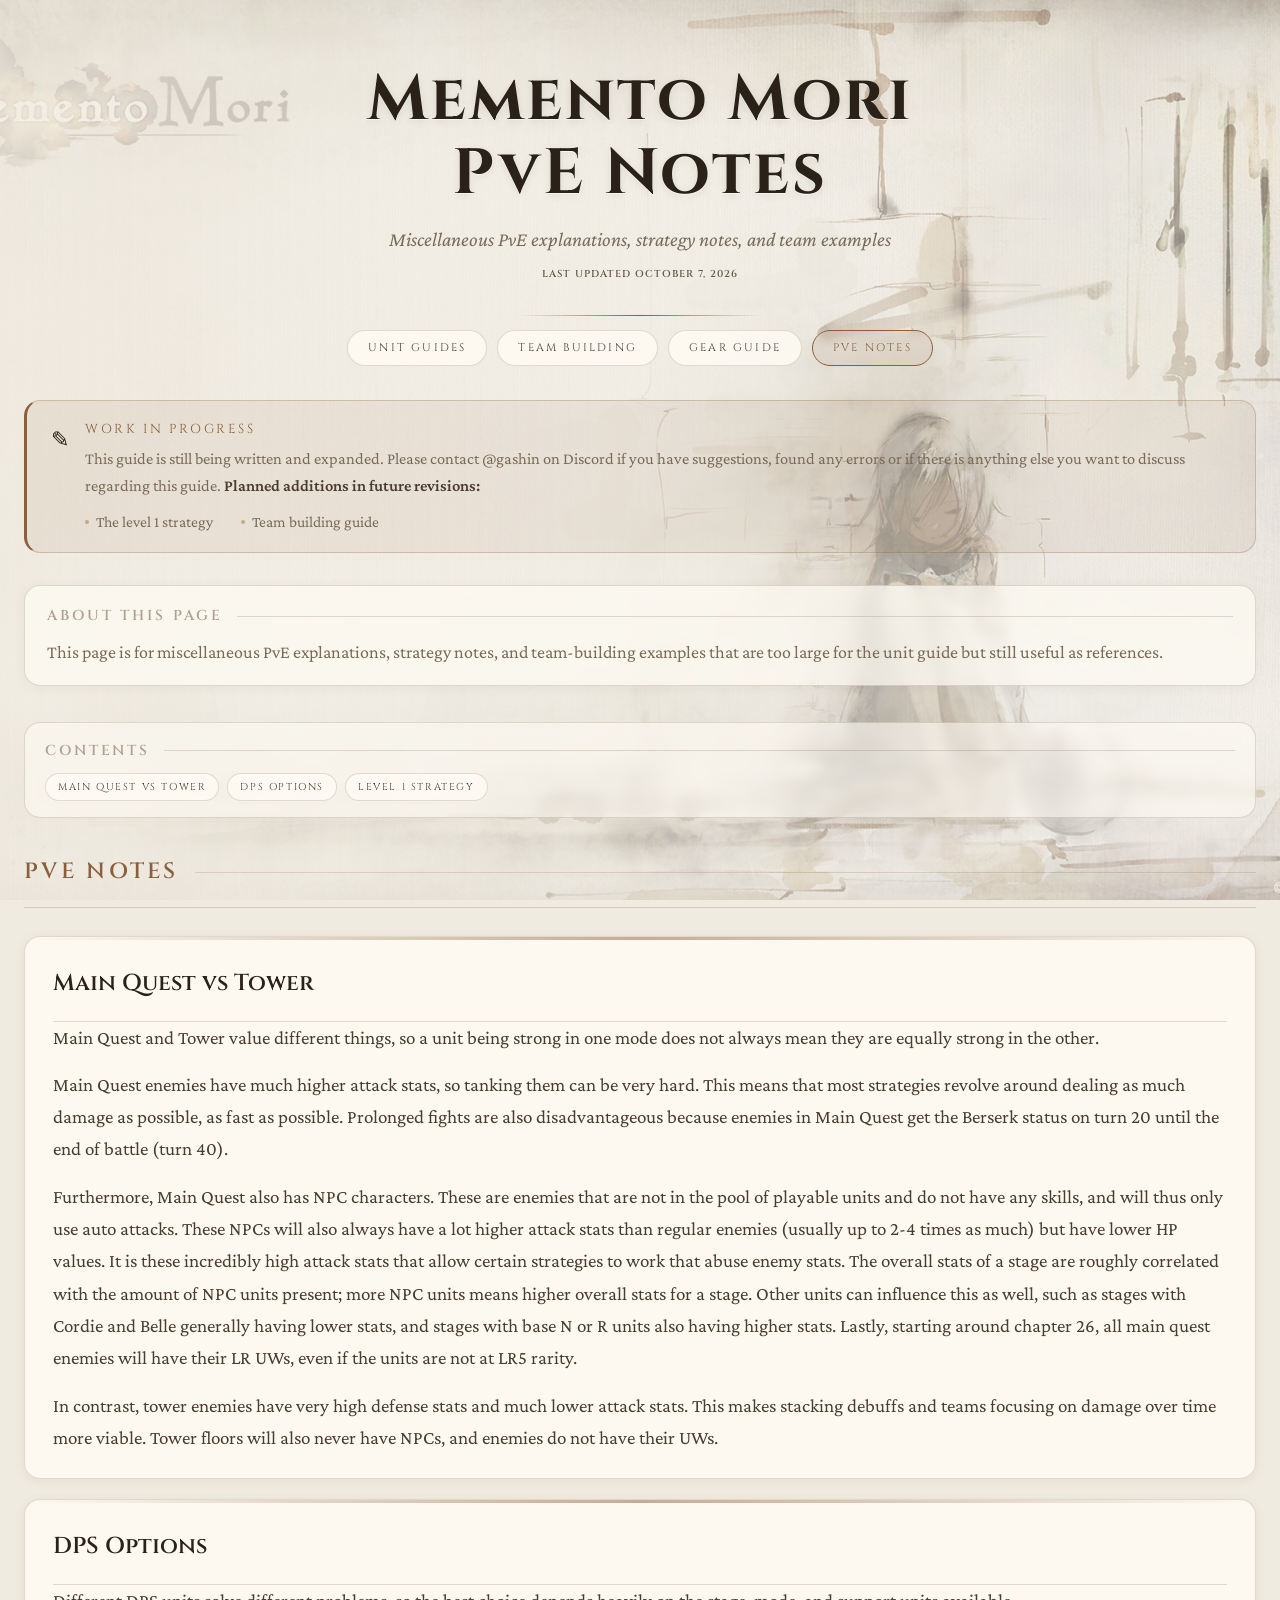
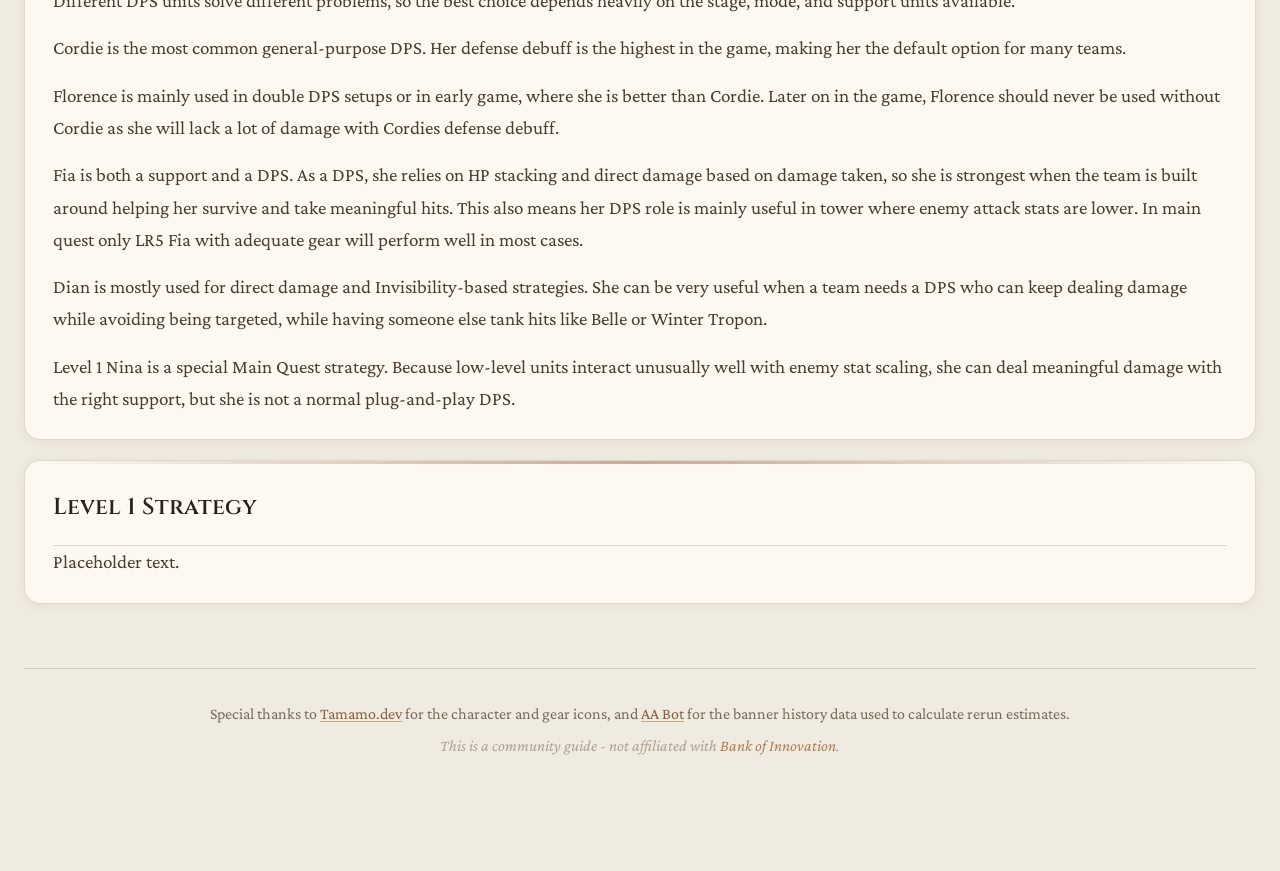
<file: concepts.html>
<!DOCTYPE html>
<html lang="en">
<head>
    <meta charset="UTF-8" />
    <meta name="viewport" content="width=device-width, initial-scale=1.0" />
    <title>Memento Mori - PvE Notes</title>
    <link rel="preconnect" href="https://fonts.googleapis.com" />
    <link rel="preconnect" href="https://fonts.gstatic.com" crossorigin />
    <link href="https://fonts.googleapis.com/css2?family=Cinzel:wght@400;600;700&family=Crimson+Pro:ital,wght@0,300;0,400;0,600;1,300;1,400&display=swap" rel="stylesheet" />
    <script src="data/generated-content.js?v=20260828-video-clears"></script>
    <script src="scripts/shared-ui.js?v=20260930-navigation" defer></script>
    <link rel="stylesheet" href="style.css?v=20260828-video-clears">
</head>
<body id="top">
<a class="back-to-top" href="#top" aria-label="Back to top">↑</a>
<div class="page-wrap">

    <header id="site-header"></header>

    <nav class="nav page-nav">
        <a href="index.html">Limited PvE Guide</a>
        <a href="base-pool.html">Base Pool Guide</a>
        <a href="gear.html">Gear Guide</a>
        <a href="concepts.html" aria-current="page">PvE Notes</a>
    </nav>

    <div id="wip-banner"></div>

    <div id="concepts-intro"></div>

    <div id="concepts-toc"></div>

    <div id="mount"></div>

    <footer id="site-footer"></footer>

</div>

<script>
    function textHtml(text) {
        return String(text || '').replace(/\n/g, '<br>');
    }

    function conceptAnchor(article) {
        return 'concept-' + article.id;
    }

    function renderHeader() {
        document.getElementById('site-header').innerHTML =            '<h1>' + textHtml(CONCEPTS_CONTENT.header.title) + '</h1>' +
            '<p class="header-sub">' + CONCEPTS_CONTENT.header.subtitle + '</p>' +
            '<p class="last-updated">Last updated ' + SITE_CONTENT.lastUpdated + '</p>';
    }

    function renderIntro() {
        document.getElementById('concepts-intro').innerHTML =
            '<section class="base-guide-intro">' +
            '<div class="overview-header">' +
            '<h2>' + CONCEPTS_CONTENT.intro.title + '</h2>' +
            '<div class="overview-line"></div>' +
            '</div>' +
            '<div class="base-guide-intro-text">' + CONCEPTS_CONTENT.intro.text + '</div>' +
            '</section>';
    }

    function renderWip() {
        var wip = SITE_CONTENT.wip;
        document.getElementById('wip-banner').innerHTML =
            '<div class="wip-banner">' +
            '<div class="wip-icon">&#9998;</div>' +
            '<div class="wip-body">' +
            '<div class="wip-title">' + wip.title + '</div>' +
            '<div class="wip-text">' + wip.text + '</div>' +
            '<ul class="wip-list">' + wip.items.map(function(item) {
                return '<li>' + item + '</li>';
            }).join('') + '</ul>' +
            '</div>' +
            '</div>';
    }

    function renderToc() {
        document.getElementById('concepts-toc').innerHTML =
            '<nav class="concept-toc" aria-label="PvE notes">' +
            '<div class="overview-header">' +
            '<h2>Contents</h2>' +
            '<div class="overview-line"></div>' +
            '</div>' +
            '<div class="concept-toc-links">' +
            CONCEPT_ARTICLES.map(function(article) {
                return '<a href="#' + conceptAnchor(article) + '">' + article.title + '</a>';
            }).join('') +
            '</div>' +
            '</nav>';
    }

    function renderArticles() {
        document.getElementById('mount').innerHTML =
            '<section class="section-block base-pool-section" data-cat="general">' +
            '<div class="section-header">' +
            '<h2>PvE Notes</h2>' +
            '<div class="section-line"></div>' +
            '</div>' +
            '<div class="concept-list">' +
            CONCEPT_ARTICLES.map(function(article) {
                return '<article class="unit-card concept-card" id="' + conceptAnchor(article) + '">' +
                    '<div class="unit-name">' + article.title + '</div>' +
                    '<div class="card-divider"></div>' +
                    '<div class="unit-desc">' + (article.body || '<p>Placeholder text.</p>') + '</div>' +
                    '</article>';
            }).join('') +
            '</div>' +
            '</section>';
    }

    function renderFooter() {
        document.getElementById('site-footer').innerHTML =
            '<p class="footer-credits">' + SITE_CONTENT.footer.credits + '</p>' +
            '<p>' + SITE_CONTENT.footer.disclaimer + ' <span>' + SITE_CONTENT.footer.brand + '</span>.</p>';
    }

    function setupBackToTop() {
        var button = document.querySelector('.back-to-top');
        function updateButton() {
            button.classList.toggle('visible', window.scrollY > 500);
        }
        window.addEventListener('scroll', updateButton, { passive: true });
        updateButton();
    }

    renderHeader();
    renderWip();
    renderIntro();
    renderToc();
    renderArticles();
    renderFooter();
    setupBackToTop();
</script>
</body>
</html>
</file>
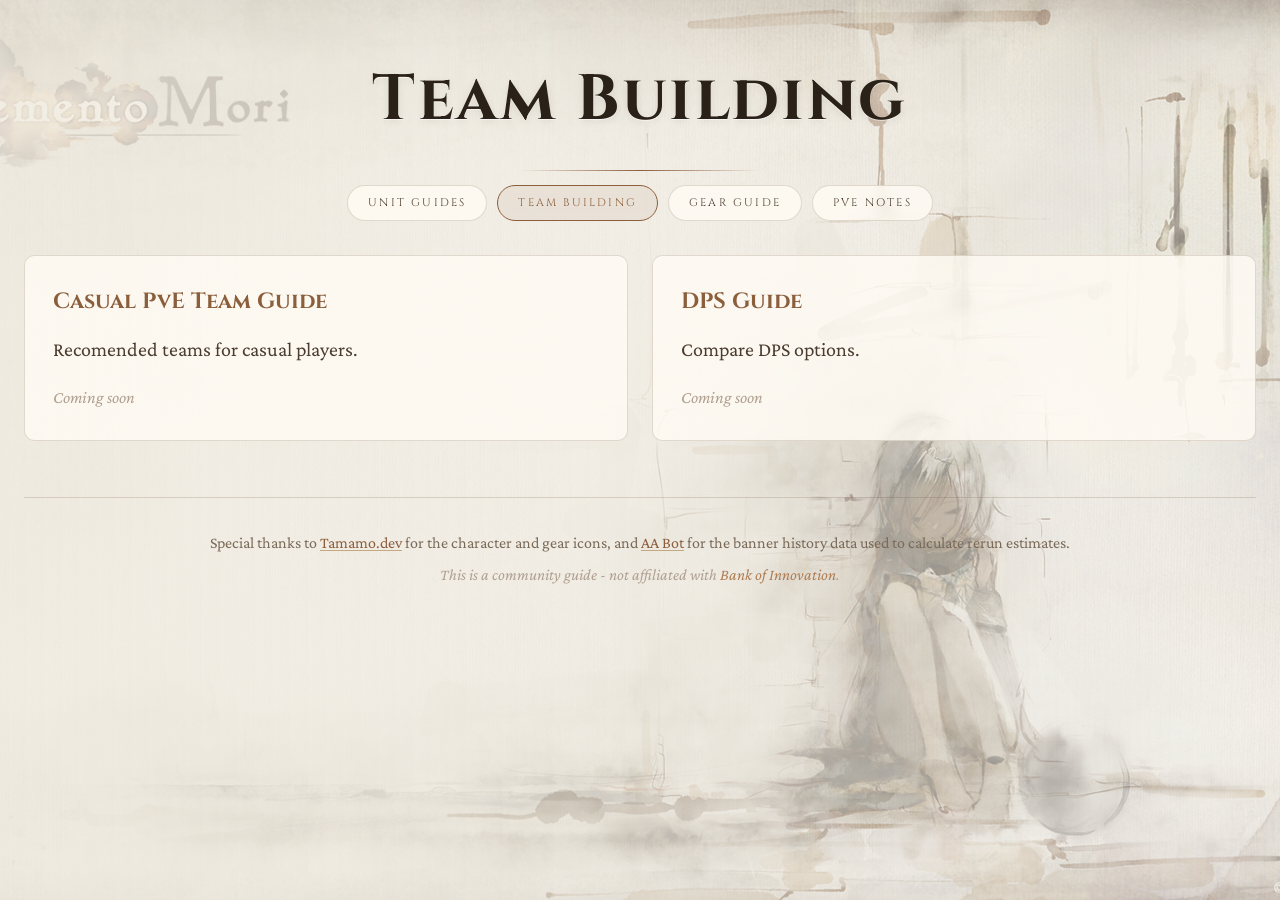
<file: team-building.html>
<!DOCTYPE html>
<html lang="en">
<head>
    <meta charset="UTF-8">
    <meta name="viewport" content="width=device-width, initial-scale=1">
    <title>Memento Mori - Team Building</title>
    <link rel="preconnect" href="https://fonts.googleapis.com">
    <link rel="preconnect" href="https://fonts.gstatic.com" crossorigin>
    <link href="https://fonts.googleapis.com/css2?family=Cinzel:wght@400;600;700&family=Crimson+Pro:ital,wght@0,300;0,400;0,600;1,300;1,400&display=swap" rel="stylesheet">
    <link rel="stylesheet" href="style.css?v=20260927-gear">
    <script src="data/generated-content.js"></script>
    <script src="scripts/shared-ui.js?v=20260930-navigation" defer></script>
</head>
<body id="top"><div class="page-wrap"><header><h1>Team Building</h1></header><nav class="nav page-nav" aria-label="Guides"></nav><main class="guide-hub"><div class="guide-hub-grid"><article class="guide-hub-card"><h2>Casual PvE Team Guide</h2><p>Recomended teams for casual players.</p><span class="guide-hub-status">Coming soon</span></article><article class="guide-hub-card"><h2>DPS Guide</h2><p>Compare DPS options.</p><span class="guide-hub-status">Coming soon</span></article></div></main><footer id="site-footer"></footer></div></body></html>
</file>
<file: style.css>
:root {
    --bg-parchment:  #f0ebe0;
    --bg-card:       rgba(255,252,245,0.82);
    --bg-card-alt:   rgba(235,228,212,0.6);
    --bg-card-hover: rgba(255,252,245,0.95);
    --ink:           #2a2118;
    --ink-mid:       #4a3c2e;
    --ink-light:     #7a6a58;
    --ink-faint:     #b0a090;
    --sepia:         #8b5e3c;
    --sepia-light:   #b07d52;
    --sepia-dim:     #c4a882;
    --teal:          #3a7a72;
    --teal-dim:      #7ab0aa;
    --ruby:          #8b3a3a;
    --ruby-dim:      #c08080;
    --sage:          #4a7a4a;
    --sage-dim:      #8ab08a;
    --border:        rgba(100,70,40,0.18);
    --border-hover:  rgba(100,70,40,0.40);
    --radius:        10px;
    --radius-lg:     16px;
}

*, *::before, *::after { box-sizing: border-box; margin: 0; padding: 0; }
html {
    scroll-behavior: smooth;
    font-size: 20px;
    scroll-padding-top: 16px;
}
body {
    background-color: var(--bg-parchment);
    background-image: url("wpvb_02.png");
    background-size: cover;
    background-position: center center;
    background-attachment: fixed;
    color: var(--ink);
    font-family: 'Crimson Pro', Georgia, serif;
    line-height: 1.65;
    overflow-x: hidden;
}
body::before {
    content: '';
    position: fixed; inset: 0;
    background: linear-gradient(
            to right,
            rgba(240,235,224,0.88) 0%,
            rgba(240,235,224,0.72) 55%,
            rgba(240,235,224,0.50) 100%
    );
    pointer-events: none; z-index: 0;
    width: 100vw;
    height: 100vh;
}

.page-wrap { position: relative; z-index: 1; max-width: 1600px; margin: 0 auto; padding: 0 24px 80px; }

.back-to-top {
    position: fixed;
    right: 22px;
    bottom: 22px;
    z-index: 20;
    width: 2.25rem;
    height: 2.25rem;
    display: flex;
    align-items: center;
    justify-content: center;
    border-radius: 50%;
    border: 1px solid var(--border-hover);
    background: rgba(255,252,245,.82);
    color: var(--sepia);
    font-family: 'Cinzel',serif;
    font-size: 1.1rem;
    line-height: 1;
    text-decoration: none;
    box-shadow: 0 3px 14px rgba(80,50,20,.14);
    backdrop-filter: blur(6px);
    opacity: 0;
    pointer-events: none;
    transform: translateY(8px);
    transition: opacity .18s, transform .18s, background .18s, border-color .18s;
}
.back-to-top.visible {
    opacity: 1;
    pointer-events: auto;
    transform: translateY(0);
}
.back-to-top:hover {
    background: rgba(255,252,245,.96);
    border-color: var(--sepia);
}

/* ── Header ── */
header { text-align: center; padding: 64px 0 48px; }
header::after { content: ''; display: block; margin: 32px auto 0; width: 240px; height: 1px; background: linear-gradient(90deg,transparent,var(--sepia),transparent); }
.header-eyebrow { font-family: 'Cinzel',serif; font-size: 11px; letter-spacing: .3em; color: var(--sepia-light); text-transform: uppercase; margin-bottom: 16px; }
h1 { font-family: 'Cinzel',serif; font-size: clamp(2rem,5vw,3.4rem); font-weight: 700; color: var(--ink); letter-spacing: .04em; line-height: 1.15; text-shadow: 0 1px 0 rgba(255,255,255,.6), 0 2px 8px rgba(0,0,0,.08); }
.header-sub { margin-top: 12px; color: var(--ink-light); font-size: 1rem; font-style: italic; }
.last-updated {
    margin-top: 10px;
    color: color-mix(in srgb,var(--ink-light) 78%,var(--ink));
    font-family: 'Cinzel', serif;
    font-size: 10px;
    font-weight: 600;
    font-style: normal;
    letter-spacing: .1em;
    text-transform: uppercase;
}

/* ── Nav ── */
.nav { display: flex; flex-wrap: wrap; justify-content: center; gap: 10px; margin-bottom: 56px; }
.nav a { font-family: 'Cinzel',serif; font-size: 11px; letter-spacing: .2em; text-transform: uppercase; text-decoration: none; padding: 8px 20px; border-radius: 999px; border: 1px solid var(--border); color: var(--ink-mid); background: var(--bg-card); backdrop-filter: blur(4px); transition: all .2s; }
.nav a[data-cat="general"]:hover { color: var(--sepia); border-color: var(--sepia); background: rgba(139,94,60,.08); }
.nav a[data-cat="quest"]:hover   { color: var(--teal);  border-color: var(--teal);  background: rgba(58,122,114,.08); }
.nav a[data-cat="tower"]:hover   { color: var(--ruby);  border-color: var(--ruby);  background: rgba(139,58,58,.08); }
.nav a[data-cat="mention"]:hover { color: var(--sage);  border-color: var(--sage);  background: rgba(74,122,74,.08); }
.page-nav { margin-top: -34px; margin-bottom: 34px; }
.page-nav a[aria-current] { color: var(--sepia); border-color: var(--sepia); background: rgba(139,94,60,.08); }
.guide-subnav { margin-top: -18px; margin-bottom: 34px; }
.guide-subnav a { font-size: 10px; letter-spacing: .12em; }
.guide-subnav a[aria-current] { color: var(--sepia); border-color: var(--sepia); }
.guide-hub { margin-bottom: 56px; }
.guide-hub-intro { max-width: 680px; margin: 0 auto 32px; text-align: center; color: var(--ink-mid); }
.guide-hub-grid { display: grid; grid-template-columns: repeat(auto-fit, minmax(260px, 1fr)); gap: 24px; }
.guide-hub-card { display: block; padding: 28px; border: 1px solid var(--border); border-radius: var(--radius); background: var(--bg-card); color: var(--ink-mid); text-decoration: none; }
a.guide-hub-card:hover { border-color: var(--sepia); }
.guide-hub-card h2 { font-family: 'Cinzel', serif; font-size: 1.1rem; color: var(--sepia); margin-bottom: 12px; }
.guide-hub-card p { line-height: 1.7; }
.guide-hub-status { display: block; margin-top: 18px; font-size: .85rem; color: var(--ink-faint); font-style: italic; }

/* ── Legend ── */
.legend { background: var(--bg-card); backdrop-filter: blur(6px); border: 1px solid var(--border); border-radius: var(--radius-lg); padding: 20px 24px; margin-bottom: 52px; display: flex; flex-wrap: wrap; align-items: flex-start; gap: 20px 40px; box-shadow: 0 2px 16px rgba(80,50,20,.07); }
.legend-group-title { font-family: 'Cinzel',serif; font-size: 9px; letter-spacing: .2em; text-transform: uppercase; color: var(--ink-light); margin-bottom: 8px; }
.legend-items { display: flex; flex-wrap: wrap; gap: 10px 20px; align-items: center; }
.legend-item { display: flex; align-items: center; gap: 7px; font-size: .8rem; color: var(--ink-light); }
.legend-weapon-sample {
    width: 36px;
    height: 1.1rem;
    display: inline-flex;
    align-items: center;
    justify-content: center;
    position: relative;
    flex-shrink: 0;
}
.legend-weapon-sample .weapon-icon {
    position: absolute;
    left: 50%;
    top: 50%;
    transform: translate(-50%, -50%);
}
.legend-weapon-sample .weapon-marker {
    position: absolute;
    left: 0;
    right: 0;
    bottom: -16px;
}

/* ── Unit Overview ── */
.unit-overview { margin: -20px 0 36px; }
.overview-header { display: flex; align-items: center; gap: 14px; margin-bottom: 14px; }
.overview-header h2 { font-family: 'Cinzel',serif; font-size: .72rem; letter-spacing: .2em; text-transform: uppercase; font-weight: 600; color: var(--ink-faint); }
.overview-line { flex: 1; height: 1px; background: var(--border); }
.active-banner-strip {
    --overview-cat: var(--teal);
    display: grid;
    grid-template-columns: 11rem 1fr;
    align-items: center;
    gap: 12px;
    margin-bottom: 14px;
    padding: 9px 11px;
    border: 1px solid color-mix(in srgb,var(--teal) 24%,transparent);
    border-radius: var(--radius);
    background: color-mix(in srgb,var(--teal) 5%,transparent);
}
.active-banner-label {
    display: flex;
    align-items: center;
    gap: 7px;
    font-family: 'Cinzel',serif;
    font-size: 10px;
    font-weight: 700;
    letter-spacing: .14em;
    text-transform: uppercase;
    color: color-mix(in srgb,var(--teal) 82%,var(--ink));
}
.active-banner-label span {
    width: 6px;
    height: 6px;
    border-radius: 50%;
    background: var(--teal);
    box-shadow: 0 0 0 3px color-mix(in srgb,var(--teal) 14%,transparent);
}
.active-banner-icon { border-color: color-mix(in srgb,var(--teal) 68%,var(--border)); }
.overview-groups { display: flex; flex-direction: column; gap: 12px; }
.overview-group { --overview-cat: var(--sepia); display: grid; grid-template-columns: 11rem 1fr; align-items: start; gap: 12px; }
.overview-group[data-cat="general"] { --overview-cat: var(--sepia); }
.overview-group[data-cat="quest"]   { --overview-cat: var(--teal); }
.overview-group[data-cat="tower"]   { --overview-cat: var(--ruby); }
.overview-group[data-cat="mention"] { --overview-cat: var(--sage); }
.overview-label {
    text-decoration: none;
    justify-self: start;
    font-family: 'Cinzel',serif;
    font-size: 11px;
    font-weight: 700;
    letter-spacing: .14em;
    text-transform: uppercase;
    color: color-mix(in srgb,var(--overview-cat) 72%,var(--ink));
    background: rgba(255,252,245,.84);
    border: 1px solid color-mix(in srgb,var(--overview-cat) 40%,transparent);
    border-radius: 999px;
    padding: 4px 11px;
    margin-top: 4px;
    text-shadow: 0 1px 0 rgba(255,255,255,.8);
    backdrop-filter: blur(3px);
}
.overview-label:hover,
.overview-label:focus-visible {
    border-color: var(--overview-cat);
    text-decoration: underline;
    text-underline-offset: 3px;
}
.overview-icons { display: flex; flex-wrap: wrap; gap: 7px; }
.overview-icon {
    width: 2.8rem;
    height: 2.8rem;
    border-radius: 6px;
    border: 1px solid color-mix(in srgb,var(--overview-cat) 36%,var(--border));
    background: var(--bg-card);
    overflow: visible;
    text-decoration: none;
    box-shadow: 0 1px 6px rgba(80,50,20,.06);
    transition: transform .16s, border-color .16s, box-shadow .16s;
}
.overview-icon:hover {
    transform: translateY(-1px);
    border-color: var(--overview-cat);
    box-shadow: 0 3px 12px rgba(80,50,20,.14);
}
.overview-icon img { width: 100%; height: 100%; object-fit: cover; display: block; border-radius: 5px; }
.overview-placeholder { width: 100%; height: 100%; align-items: center; justify-content: center; color: var(--ink-faint); font-family: 'Cinzel',serif; font-size: .75rem; }
.base-overview-icons { margin-left: 0; }

.base-guide-intro {
    background: rgba(255,252,245,.68);
    border: 1px solid var(--border);
    border-radius: var(--radius-lg);
    padding: 18px 22px;
    margin-bottom: 36px;
    backdrop-filter: blur(6px);
    box-shadow: 0 2px 12px rgba(80,50,20,.05);
}
.base-guide-intro .overview-header { margin-bottom: 10px; }
.base-guide-intro-text { font-size: .9rem; color: var(--ink-light); line-height: 1.6; }
.base-guide-intro-text p + p { margin-top: .65rem; }
.concept-toc {
    background: rgba(255,252,245,.58);
    border: 1px solid var(--border);
    border-radius: var(--radius-lg);
    padding: 16px 20px;
    margin-bottom: 36px;
    backdrop-filter: blur(6px);
}
.concept-toc .overview-header { margin-bottom: 10px; }
.concept-toc-links { display: flex; flex-wrap: wrap; gap: 8px; }
.concept-toc-links a {
    font-family: 'Cinzel',serif;
    font-size: 10px;
    letter-spacing: .16em;
    text-transform: uppercase;
    text-decoration: none;
    color: var(--ink-mid);
    border: 1px solid var(--border);
    border-radius: 999px;
    background: var(--bg-card);
    padding: 5px 12px;
}
.concept-toc-links a:hover { color: var(--sepia); border-color: var(--sepia); }
.concept-list { display: grid; gap: 20px; }
.concept-card { scroll-margin-top: 18px; }

/* ── Sections ── */
.section-block { margin-bottom: 64px; }
.section-block[data-cat="general"] { --cat: var(--sepia); --cat-dim: var(--sepia-dim); }
.section-block[data-cat="quest"]   { --cat: var(--teal);  --cat-dim: var(--teal-dim);  }
.section-block[data-cat="tower"]   { --cat: var(--ruby);  --cat-dim: var(--ruby-dim);  }
.section-block[data-cat="mention"] { --cat: var(--sage);  --cat-dim: var(--sage-dim);  }
.section-header { display: flex; align-items: center; gap: 16px; margin-bottom: 28px; padding-bottom: 16px; border-bottom: 1px solid var(--border); }
.section-header h2 { font-family: 'Cinzel',serif; font-size: 1.1rem; letter-spacing: .15em; text-transform: uppercase; font-weight: 600; color: var(--cat); }
.section-line { flex: 1; height: 1px; background: var(--cat); opacity: .2; }

/* ── Cards ── */
.unit-grid { display: grid; gap: 20px; }
.unit-card { background: var(--bg-card); backdrop-filter: blur(6px); border: 1px solid var(--border); border-radius: var(--radius-lg); padding: 28px 28px 24px; transition: border-color .25s,box-shadow .25s,background .25s; position: relative; overflow: hidden; box-shadow: 0 2px 12px rgba(80,50,20,.07); }
.unit-card::before { content: ''; position: absolute; top: 0; left: 0; right: 0; height: 3px; background: linear-gradient(90deg,transparent,var(--cat),transparent); opacity: .5; }
.unit-card:hover { border-color: var(--border-hover); background: var(--bg-card-hover); box-shadow: 0 6px 28px rgba(80,50,20,.13); }

.unit-scan { display: grid; grid-template-columns: minmax(20rem, 1fr) minmax(15rem, .9fr); gap: 24px; align-items: start; }
.unit-top { display: flex; align-items: flex-start; gap: 20px; margin-bottom: 0; }
.unit-portrait { display: flex; flex-direction: column; align-items: center; gap: 8px; flex-shrink: 0; }
.unit-icon { border-radius: var(--radius); border: 2px solid var(--border); background: var(--bg-card-alt); overflow: hidden; flex-shrink: 0; display: flex; align-items: center; justify-content: center; }
.unit-icon img { width: 100%; height: 100%; object-fit: cover; display: block; }
.unit-icon .placeholder-label { font-family: 'Cinzel',serif; font-size: 9px; letter-spacing: .1em; text-transform: uppercase; color: var(--ink-faint); text-align: center; line-height: 1.3; padding: 4px; }
.unit-meta { flex: 1; min-width: 0; }
.unit-name-row { display: flex; align-items: center; gap: 6px; margin-bottom: 4px; }
.unit-name { font-family: 'Cinzel',serif; font-size: 1.15rem; font-weight: 600; color: var(--ink); min-width: 0; }
.unit-wiki-link {
    width: 1.35rem;
    height: 1.35rem;
    display: inline-flex;
    align-items: center;
    justify-content: center;
    flex-shrink: 0;
    border-radius: 50%;
    color: var(--ink-faint);
    font-family: serif;
    font-size: .9rem;
    line-height: 1;
    text-decoration: none;
    transition: color .2s, background .2s;
}
.unit-wiki-link:hover { color: var(--sepia); background: rgba(139,94,60,.09); }
.unit-wiki-link:focus-visible { outline: 2px solid var(--sepia); outline-offset: 2px; }
.unit-role { font-size: .82rem; color: var(--cat); font-style: italic; margin-bottom: 12px; }
.stage-badges { display: flex; flex-wrap: wrap; justify-content: center; gap: 6px; margin: 0; max-width: 5.4rem; }
.stage-badge {
    display: inline-flex;
    align-items: center;
    font-family: 'Cinzel',serif;
    font-size: .56rem;
    letter-spacing: .14em;
    text-transform: uppercase;
    border-radius: 999px;
    padding: 2px 8px;
    border: 1px solid var(--border);
    background: rgba(255,252,245,.54);
}
.stage-badge.early { color: var(--sage); border-color: rgba(74,122,74,.28); background: rgba(74,122,74,.07); }
.stage-badge.mid { color: var(--teal); border-color: rgba(58,122,114,.28); background: rgba(58,122,114,.07); }
.stage-badge.end { color: var(--sepia); border-color: rgba(139,94,60,.28); background: rgba(139,94,60,.07); }

.rerun-row {
    display: flex;
    flex-wrap: wrap;
    align-items: center;
    gap: 7px;
    margin: -5px 0 10px;
    line-height: 1.35;
}
.rerun-label {
    color: var(--ink-faint);
    font-family: 'Cinzel',serif;
    font-size: 9px;
    letter-spacing: .12em;
    text-transform: uppercase;
}
.rerun-estimate { color: var(--ink-light); font-size: .76rem; }
.rerun-active {
    border: 1px solid rgba(74,122,74,.3);
    border-radius: 999px;
    background: rgba(74,122,74,.1);
    color: var(--sage);
    font-family: 'Cinzel',serif;
    font-size: 9px;
    font-weight: 600;
    letter-spacing: .08em;
    padding: 2px 8px;
    text-transform: uppercase;
}
.rerun-active span { font-size: 7px; margin-right: 3px; }

/* ── Weapons ── */
.weapons-row { display: flex; align-items: center; gap: 6px; flex-wrap: wrap; }
.weapons-label { font-family: 'Cinzel',serif; font-size: 9px; letter-spacing: .15em; text-transform: uppercase; color: var(--ink-faint); margin-right: 4px; }
.no-weapon-badge { font-size: .75rem; color: var(--sage); font-style: italic; padding: 2px 10px; background: rgba(74,122,74,.09); border: 1px solid rgba(74,122,74,.25); border-radius: 999px; }

/* Weapon icon wrapper — tooltip lives here */
.weapon-wrap {
    position: relative;
    display: inline-flex;
    flex: 0 0 auto;
    flex-direction: column;
    align-items: center;
    gap: 3px;
    margin: 0;
    padding: 0;
    border: 0;
    background: transparent;
    color: inherit;
    font: inherit;
    cursor: pointer;
}
.weapon-wrap:focus-visible { outline: 2px solid var(--sepia); outline-offset: 3px; border-radius: 4px; }
.weapon-wrap:hover .weapon-tooltip { opacity: 1; transform: translateY(0); pointer-events: none; }
.weapon-wrap.active .weapon-tooltip { opacity: 0; }

.weapon-icon {
    width: 2.875rem; height: 2.875rem; border-radius: 4px;
    background: var(--bg-card-alt);
    overflow: hidden; display: flex; align-items: center; justify-content: center;
    position: relative; transition: box-shadow .2s, opacity .2s;
}
.weapon-icon img { width: 100%; height: 100%; object-fit: contain; display: block; }

/* tier styles */
.weapon-icon.optional {
    opacity: 0.45;
    border: 1px dashed var(--border-hover);
}
.weapon-icon.recommended {
    opacity: 1;
    border: 1.5px solid var(--sepia-dim);
    box-shadow: 0 0 0 1px rgba(139,94,60,.15);
}
.weapon-icon.required {
    opacity: 1;
    border: 2px solid var(--sepia);
    box-shadow: 0 0 6px rgba(139,94,60,.35);
}

/* count marker: optional = 0 dots, recommended = 1 dot, required = 2 dots */
.weapon-marker {
    height: 6px;
    display: flex;
    align-items: center;
    justify-content: center;
    gap: 4px;
    flex-shrink: 0;
}
.weapon-marker span {
    width: 5px;
    height: 5px;
    border-radius: 50%;
    background: var(--sepia);
    box-shadow: 0 0 4px rgba(139,94,60,.38);
}
.weapon-marker.optional span { display: none; }
.weapon-marker.recommended span { background: var(--sepia-dim); box-shadow: none; }
.weapon-marker.required span { background: var(--sepia); }

.weapon-tooltip {
    position: absolute; bottom: calc(100% + 10px); left: 50%; transform: translateX(-50%) translateY(4px);
    background: var(--ink); color: var(--bg-parchment);
    font-family: 'Cinzel', serif; font-size: 9px; letter-spacing: .1em; text-transform: uppercase;
    padding: 4px 8px; border-radius: 5px;
    white-space: nowrap;
    opacity: 0; transition: opacity .15s, transform .15s;
    pointer-events: none; z-index: 10;
}
/*.weapon-tooltip::after {*/
/*  content: ''; position: absolute; top: 100%; left: 50%; transform: translateX(-50%);*/
/*  border: 4px solid transparent; border-top-color: var(--ink);*/
/*}*/
.weapon-detail-panel {
    flex: 0 0 100%;
    min-width: 0;
    display: grid;
    grid-template-rows: 0fr;
    opacity: 0;
    margin-top: 0;
    transition: grid-template-rows .2s ease, opacity .15s ease, margin-top .2s ease;
}
.weapon-detail-panel.visible {
    grid-template-rows: 1fr;
    opacity: 1;
    margin-top: 5px;
}
.weapon-detail-content {
    min-height: 0;
    overflow: hidden;
    font-family: 'Crimson Pro', serif;
    font-size: 0.85rem;
    font-style: italic;
    color: var(--ink-light);
    padding: 0 12px;
    background: var(--bg-card-alt);
    border-left: 0 solid var(--cat, var(--sepia));
    border-radius: 0 4px 4px 0;
    line-height: 1.5;
    transition: padding .2s ease, border-left-width .2s ease;
}
.weapon-detail-panel.visible .weapon-detail-content {
    padding: 8px 12px;
    border-left-width: 2px;
}
.weapon-wrap.active .weapon-icon { border-color: var(--sepia); box-shadow: 0 0 8px rgba(139,94,60,.4); }

/* ── Divider ── */
.card-divider { height: 1px; background: var(--border); margin: 18px 0 0; }

/* ── Row label ── */
.row-label { font-family: 'Cinzel',serif; font-size: 9px; letter-spacing: .15em; text-transform: uppercase; color: var(--ink-faint); margin-bottom: 8px; }

/* ── Pairs ── */
.pairs-section { min-width: 0; padding-top: 4px; }
.pairs-row { display: flex; flex-wrap: wrap; gap: 8px; align-items: center; margin-bottom: 0; }
.pair-badge { font-size: 9px; font-family: 'Cinzel',serif; letter-spacing: .1em; padding: 2px 8px; border-radius: 999px; text-transform: uppercase; }
.pair-badge.dps      { background: rgba(139,94,60,.10);  color: var(--sepia); border: 1px solid rgba(139,94,60,.25); }
.pair-badge.support  { background: rgba(58,122,114,.09); color: var(--teal);  border: 1px solid rgba(58,122,114,.25); }
.pair-badge.tank     { background: rgba(70,88,120,.09);  color: #4b5f7a;     border: 1px solid rgba(70,88,120,.28); }
.pair-badge.required { background: rgba(139,58,58,.09);  color: var(--ruby);  border: 1px solid rgba(139,58,58,.25); }

/* pair chip */
.pair-group { display: flex; align-items: center; gap: 5px; }

/* ── Shared tooltip icon style (pairs + team slots) ── */
.tip-icon {
    position: relative; display: inline-flex;
    align-items: center; justify-content: center;
}
.tip-icon .tip {
    position: absolute; bottom: calc(100% + 8px); left: 50%; transform: translateX(-50%) translateY(4px);
    background: var(--ink); color: var(--bg-parchment);
    font-family: 'Cinzel',serif; font-size: 9px; letter-spacing: .08em;
    padding: 4px 8px; border-radius: 5px; white-space: nowrap;
    opacity: 0; transition: opacity .15s, transform .15s;
    pointer-events: none; z-index: 10;
}
.tip-icon .tip::after {
    content: ''; position: absolute; top: 100%; left: 50%; transform: translateX(-50%);
    border: 4px solid transparent; border-top-color: var(--ink);
}
.tip-icon:hover .tip { opacity: 1; transform: translateX(-50%) translateY(0); }

/* pair unit icon */
.pair-unit-icon {
    width: 2.875rem; height: 2.875rem; border-radius: 4px;
    background: rgba(240,235,224,.7); border: 1px solid var(--border);
    overflow: hidden; flex-shrink: 0;
}
.pair-unit-link { display: inline-flex; border-radius: 4px; text-decoration: none; }
.pair-unit-link:hover .pair-unit-icon { border-color: var(--cat); box-shadow: 0 0 7px color-mix(in srgb,var(--cat) 24%,transparent); }
.pair-unit-icon img { width: 100%; height: 100%; object-fit: cover; display: block; }
.pair-unit-placeholder { width: 100%; height: 100%; display: flex; align-items: center; justify-content: center; font-size: 8px; color: var(--ink-faint); font-family: 'Cinzel',serif; }

/* ── Teams ── */
.teams-section { margin-bottom: 18px; }
.team-row { display: flex; align-items: center; gap: 6px; margin-bottom: 8px; }
.team-row:last-child { margin-bottom: 0; }
.team-sep { color: var(--ink-faint); font-size: 12px; margin: 0 2px; }
.team-meta { display: flex; align-items: center; gap: 7px; margin-left: 10px; min-width: 0; }

.team-slot {
    width: 2.875rem; height: 2.875rem; border-radius: 4px;
    background: rgba(240,235,224,.7); border: 1px solid var(--border);
    overflow: hidden; flex-shrink: 0;
}
.team-slot img { width: 100%; height: 100%; object-fit: cover; display: block; }
.team-slot .slot-placeholder { font-family: 'Cinzel',serif; font-size: 8px; color: var(--ink-faint); text-align: center; padding: 2px; line-height: 1.2; }
.team-slot.focus-unit { border-color: var(--cat); box-shadow: 0 0 8px color-mix(in srgb,var(--cat) 25%,transparent); }
.team-slot-link { display: inline-flex; border-radius: 4px; text-decoration: none; }
.team-slot-link:hover .team-slot,
.team-slot-link:focus-visible .team-slot {
    border-color: var(--cat);
    box-shadow: 0 0 7px color-mix(in srgb,var(--cat) 24%,transparent);
}

.speed-section {
    display: flex;
    flex-wrap: wrap;
    align-items: center;
    gap: 7px;
    margin: 2px 0 16px;
}
.speed-section .row-label { margin: 0 2px 0 0; }
.speed-badge {
    border: 1px solid rgba(139,94,60,.3);
    border-radius: 999px;
    background: rgba(139,94,60,.08);
    color: var(--sepia);
    font-family: 'Cinzel',serif;
    font-size: 9px;
    font-weight: 600;
    letter-spacing: .1em;
    line-height: 1.4;
    padding: 3px 9px;
    text-transform: uppercase;
}
.speed-note { color: var(--ink-light); font-size: .82rem; line-height: 1.4; }

/* ── Description ── */
.unit-details { margin-top: 0; }
.unit-details summary {
    display: flex;
    align-items: center;
    justify-content: center;
    gap: 10px;
    cursor: pointer;
    list-style: none;
    font-family: 'Cinzel',serif;
    font-size: .68rem;
    letter-spacing: .16em;
    text-transform: uppercase;
    color: var(--sepia);
    padding: 9px 0 0;
    transition: color .15s;
}
.unit-details summary::-webkit-details-marker { display: none; }
.unit-details summary::before,
.unit-details summary::after {
    content: '';
    width: 0;
    height: 0;
    border-left: 5px solid transparent;
    border-right: 5px solid transparent;
    border-top: 7px solid currentColor;
}
.unit-details[open] summary { margin-bottom: 16px; }
.unit-details[open] summary::before,
.unit-details[open] summary::after {
    border-top: 0;
    border-bottom: 7px solid currentColor;
}
.unit-details .open-label { display: none; }
.unit-details[open] .closed-label { display: none; }
.unit-details[open] .open-label { display: inline; }
.unit-details summary:hover { color: var(--ink-mid); }
.unit-details .teams-section:first-of-type { margin-top: 2px; }
.unit-details .teams-section + .unit-desc { margin-top: 18px; }
.unit-desc { font-size: .95rem; color: var(--ink-mid); line-height: 1.7; }
.unit-desc strong { color: var(--ink); font-weight: 600; }
.unit-desc em     { color: var(--sepia); font-style: italic; }
.markdown-link { color: var(--teal); text-decoration: none; border-bottom: 1px solid rgba(58,122,114,.4); }
.markdown-link:hover { color: var(--sepia); border-bottom-color: var(--sepia); }
.markdown-link:focus-visible { outline: 2px solid var(--teal); outline-offset: 2px; }
.unit-desc p + p {
    margin-top: 0.75rem;
}


/* ── Footer ── */
footer { text-align: center; padding: 32px 0; border-top: 1px solid var(--border); color: var(--ink-faint); font-size: .8rem; font-style: italic; }
footer span { color: var(--sepia-light); }
footer .footer-credits { margin-bottom: 6px; color: var(--ink-light); font-style: normal; }
footer .footer-credits a { color: var(--sepia); text-decoration-color: var(--sepia-dim); text-underline-offset: 2px; }
footer .footer-credits a:hover { color: var(--teal); }

::-webkit-scrollbar { width: 6px; }
::-webkit-scrollbar-track { background: var(--bg-parchment); }
::-webkit-scrollbar-thumb { background: var(--sepia-dim); border-radius: 3px; }

@media (max-width: 600px) {
    .unit-scan { display: block; }
    .unit-top { flex-direction: column; gap: 14px; }
    .pairs-section { padding-top: 18px; }
    .page-wrap { padding: 0 14px 60px; }
    .unit-card { padding: 20px 16px 18px; }
    .back-to-top {
        right: 14px;
        bottom: 14px;
        width: 2rem;
        height: 2rem;
        font-size: .95rem;
    }
    .unit-name { font-size: 1rem; line-height: 1.2; }
    .unit-role { font-size: .76rem; }
    .unit-desc { font-size: .86rem; line-height: 1.58; }
    .unit-desc p + p { margin-top: .62rem; }
    .unit-desc p strong:first-child { font-size: .66rem; letter-spacing: .08em; }
    .unit-details summary { font-size: .6rem; letter-spacing: .13em; }
    .legend { padding: 16px; }
    .unit-overview { margin-top: -28px; }
    .active-banner-strip { grid-template-columns: 1fr; gap: 7px; }
    .overview-group { grid-template-columns: 1fr; gap: 5px; }
    .overview-label { margin-top: 0; }
    .overview-icon { width: 2.45rem; height: 2.45rem; }
}

/* ── WIP Banner ── */
.wip-banner { background: rgba(139,94,60,0.08); border: 1px solid rgba(139,94,60,0.28); border-left: 3px solid var(--sepia); border-radius: var(--radius-lg); padding: 18px 24px; margin-bottom: 32px; display: flex; gap: 16px; align-items: flex-start; }
.wip-icon { font-size: 1.1rem; flex-shrink: 0; margin-top: 3px; }
.wip-title { font-family: 'Cinzel', serif; font-size: 0.65rem; letter-spacing: 0.2em; text-transform: uppercase; color: var(--sepia); margin-bottom: 6px; }
.wip-text { font-size: 0.82rem; color: var(--ink-light); line-height: 1.6; }
.wip-text strong { color: var(--ink-mid); font-weight: 600; }
.wip-list { margin-top: 10px; padding-left: 0; list-style: none; display: flex; flex-wrap: wrap; gap: 6px 28px; }
.wip-list li { font-size: 0.78rem; color: var(--ink-light); display: flex; align-items: center; gap: 7px; }
.wip-list li::before { content: ''; width: 4px; height: 4px; border-radius: 50%; background: var(--sepia-dim); flex-shrink: 0; }

/* ── Guide Assumptions ── */
.assumptions-block { background: var(--bg-card); backdrop-filter: blur(6px); border: 1px solid var(--border); border-radius: var(--radius-lg); padding: 0; margin-bottom: 32px; box-shadow: 0 2px 12px rgba(80,50,20,.07); overflow: hidden; }
.assumptions-header { display: flex; align-items: center; gap: 12px; padding: 12px 20px; cursor: pointer; list-style: none; }
.assumptions-header::-webkit-details-marker { display: none; }
.assumptions-header h2 { font-family: 'Cinzel', serif; font-size: .85rem; letter-spacing: .18em; text-transform: uppercase; font-weight: 600; color: var(--ink-mid); }
.assumptions-line { flex: 1; height: 1px; background: var(--border); }
.assumptions-toggle {
    width: 1.05rem;
    height: 1.05rem;
    border-radius: 50%;
    border: 1px solid var(--border-hover);
    position: relative;
    flex-shrink: 0;
    background: rgba(255,252,245,.55);
}
.assumptions-toggle::before,
.assumptions-toggle::after {
    content: '';
    position: absolute;
    background: var(--sepia);
    left: 50%;
    top: 50%;
    transform: translate(-50%, -50%);
}
.assumptions-toggle::before { width: 8px; height: 1px; }
.assumptions-toggle::after { width: 1px; height: 8px; transition: opacity .15s; }
.assumptions-block[open] .assumptions-toggle::after { opacity: 0; }
.assumptions-block[open] .assumptions-header { border-bottom: 1px solid var(--border); }
.assumptions-grid { display: grid; grid-template-columns: repeat(auto-fit, minmax(280px, 1fr)); gap: 20px; padding: 24px 32px 28px; }
.assumption-card { background: var(--bg-card-alt); border: 1px solid var(--border); border-radius: var(--radius); padding: 18px 20px; position: relative; overflow: hidden; }
.assumption-card::before { content: ''; position: absolute; top: 0; left: 0; width: 3px; height: 100%; background: var(--sepia-dim); }
.assumption-title { font-family: 'Cinzel', serif; font-size: 0.65rem; letter-spacing: 0.18em; text-transform: uppercase; color: var(--sepia); margin-bottom: 8px; }
.assumption-text { font-size: 0.85rem; color: var(--ink-light); line-height: 1.65; }
.assumption-text strong { color: var(--ink-mid); font-weight: 600; }
.assumption-text em { color: var(--sepia); font-style: italic; }

/* ── Glossary ── */
.glossary-block { background: rgba(255,252,245,.68); backdrop-filter: blur(6px); border: 1px solid var(--border); border-radius: var(--radius-lg); padding: 0; margin-bottom: 32px; box-shadow: 0 2px 12px rgba(80,50,20,.05); overflow: hidden; }
.glossary-header { display: flex; align-items: center; gap: 12px; padding: 12px 20px; cursor: pointer; list-style: none; }
.glossary-header::-webkit-details-marker { display: none; }
.glossary-header h2 { font-family: 'Cinzel', serif; font-size: .85rem; letter-spacing: .18em; text-transform: uppercase; font-weight: 600; color: var(--ink-mid); }
.glossary-line { flex: 1; height: 1px; background: var(--border); }
.glossary-toggle {
    width: 1.05rem;
    height: 1.05rem;
    border-radius: 50%;
    border: 1px solid var(--border-hover);
    position: relative;
    flex-shrink: 0;
    background: rgba(255,252,245,.55);
}
.glossary-toggle::before,
.glossary-toggle::after {
    content: '';
    position: absolute;
    background: var(--teal);
    left: 50%;
    top: 50%;
    transform: translate(-50%, -50%);
}
.glossary-toggle::before { width: 8px; height: 1px; }
.glossary-toggle::after { width: 1px; height: 8px; transition: opacity .15s; }
.glossary-block[open] .glossary-toggle::after { opacity: 0; }
.glossary-block[open] .glossary-header { border-bottom: 1px solid var(--border); }
.glossary-list { display: grid; gap: 16px; padding: 20px 28px 24px; }
.glossary-entry { scroll-margin-top: 18px; }
.glossary-entry dt { font-family: 'Cinzel', serif; font-size: .72rem; letter-spacing: .16em; text-transform: uppercase; color: var(--teal); margin-bottom: 4px; }
.glossary-entry dd { font-size: .86rem; color: var(--ink-light); line-height: 1.55; }
.glossary-entry dd p + p { margin-top: .55rem; }
.glossary-link { color: var(--teal); text-decoration: none; border-bottom: 1px dotted rgba(58,122,114,.55); }
.glossary-link:hover { color: var(--sepia); border-bottom-color: var(--sepia); }
.unit-mention-link { color: var(--sepia); text-decoration: none; border-bottom: 1px dotted rgba(139,94,60,.5); }
.unit-mention-link:hover { color: var(--teal); border-bottom-color: var(--teal); }

.copies-badge {
    display: inline-flex;
    align-items: center;
    gap: 5px;
    font-family: 'Cinzel', serif;
    font-size: 0.6rem;
    letter-spacing: 0.15em;
    text-transform: uppercase;
    color: var(--sepia);
    background: rgba(139,94,60,0.08);
    border: 1px solid rgba(139,94,60,0.25);
    border-radius: 999px;
    padding: 2px 9px;
    margin-left: 8px;
    vertical-align: middle;
}

.unit-subsection {
    padding-top: 32px;
    margin-top: 32px;
    border-top: 1px solid var(--border);
    scroll-margin-top: 90px;
}

.unit-subsection h3,
.remaining-units-heading {
    font-family: 'Cinzel', serif;
    color: var(--cat);
    font-size: 1rem;
    margin-bottom: 18px;
}

.section-note {
    font-size: 0.85rem;
    color: var(--ink-light);
    font-style: italic;
    line-height: 1.7;
    margin-bottom: 24px;
    padding: 14px 18px;
    background: var(--bg-card);
    border: 1px solid var(--border);
    border-left: 3px solid var(--cat);
    border-radius: 0 var(--radius) var(--radius) 0;
    backdrop-filter: blur(4px);
}

.team-label {
    font-family: 'Cinzel', serif;
    font-size: 0.58rem;
    letter-spacing: 0.12em;
    text-transform: uppercase;
    color: var(--ink-faint);
    margin-left: 0;
    align-self: center;
}

.video-link {
    width: 1.55rem;
    height: 1.55rem;
    display: inline-flex;
    align-items: center;
    justify-content: center;
    flex: 0 0 auto;
    border: 1px solid color-mix(in srgb, var(--ruby) 55%, var(--border));
    border-radius: 50%;
    color: var(--ruby);
    background: color-mix(in srgb, var(--ruby) 6%, var(--bg-card));
    font-size: .58rem;
    line-height: 1;
    text-decoration: none;
    transition: color .2s, background .2s, border-color .2s, transform .2s;
}
.video-link:hover,
.video-link:focus-visible {
    color: #fff;
    background: var(--ruby);
    border-color: var(--ruby);
    transform: translateY(-1px);
}
.video-link span { margin-left: .08rem; }
.unit-desc p strong:first-child {
    color: var(--sepia);
    font-family: 'Cinzel', serif;
    font-size: 0.75rem;
    letter-spacing: 0.1em;
    text-transform: uppercase;
    margin-right: 4px;
}

@media (max-width: 600px) {
    .team-row {
        display: grid;
        grid-template-columns: repeat(5, minmax(0, 2.55rem));
        gap: 6px;
        justify-content: start;
        align-items: start;
        margin-bottom: 14px;
    }
    .team-slot {
        width: 2.55rem;
        height: 2.55rem;
    }
    .team-label {
        margin: 0;
        max-width: 100%;
        font-size: .5rem;
        line-height: 1.35;
        letter-spacing: .1em;
        overflow-wrap: anywhere;
        align-self: start;
    }
    .team-meta {
        grid-column: 1 / -1;
        margin: 0;
        min-height: 1.55rem;
    }
}
</file>
